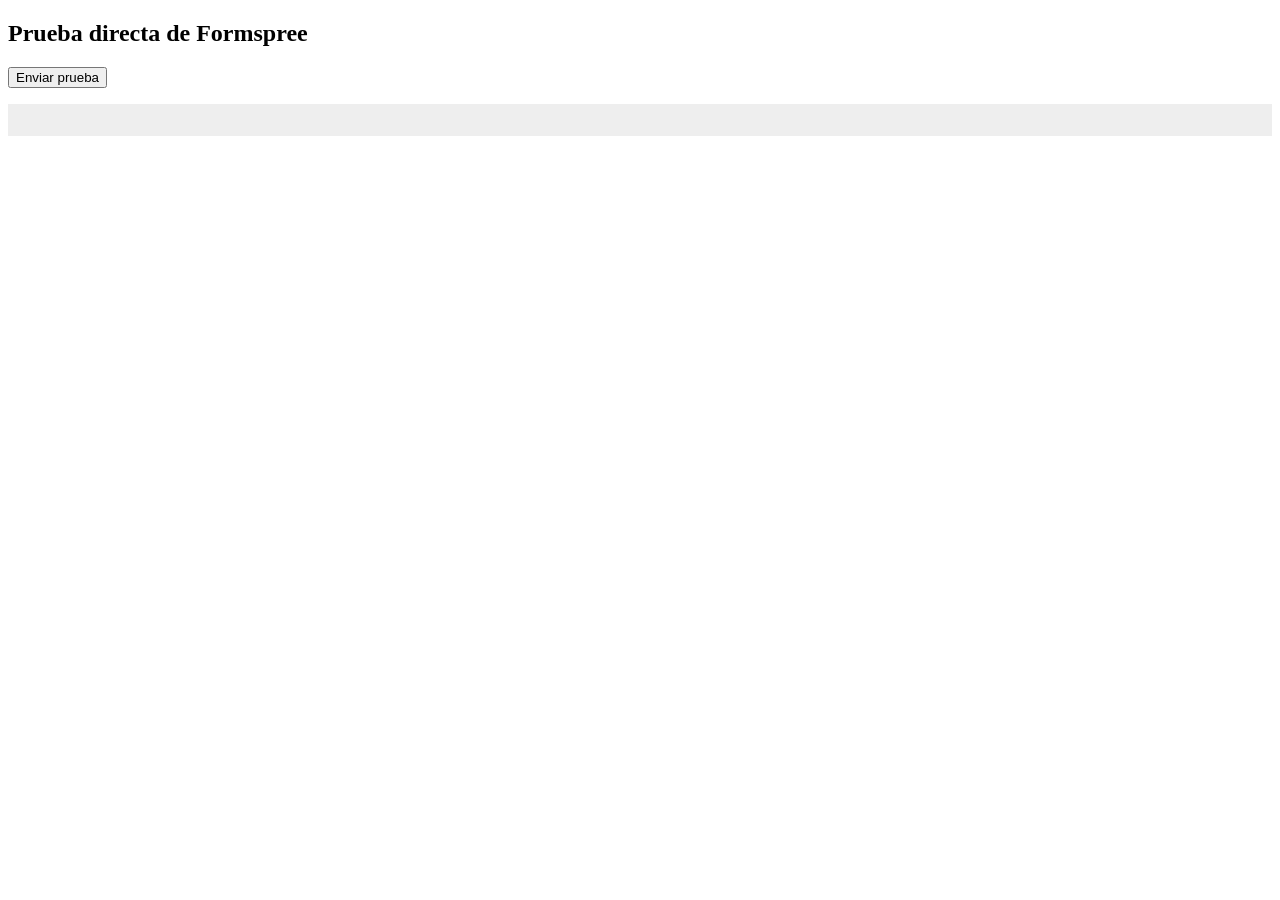
<file: test_forspree.html>
<!DOCTYPE html>
<html>
<head><meta charset="UTF-8"><title>Test Formspree</title></head>
<body>
<h2>Prueba directa de Formspree</h2>
<button id="btn">Enviar prueba</button>
<pre id="log" style="background:#eee;padding:1rem;margin-top:1rem;"></pre>

<script>
const log = document.getElementById('log');
document.getElementById('btn').addEventListener('click', async () => {
  log.textContent = 'Enviando...';
  try {
    const res = await fetch('https://formspree.io/f/mojoqovb', {
      method: 'POST',
      headers: { 'Content-Type': 'application/json', 'Accept': 'application/json' },
      body: JSON.stringify({
        nombre: 'Prueba Test',
        mensaje: 'Esto es una prueba directa',
      }),
    });
    const data = await res.json();
    log.textContent = 'STATUS: ' + res.status + '\n' + JSON.stringify(data, null, 2);
  } catch (err) {
    log.textContent = 'ERROR: ' + err.message;
  }
});
</script>
</body>
</html>
</file>
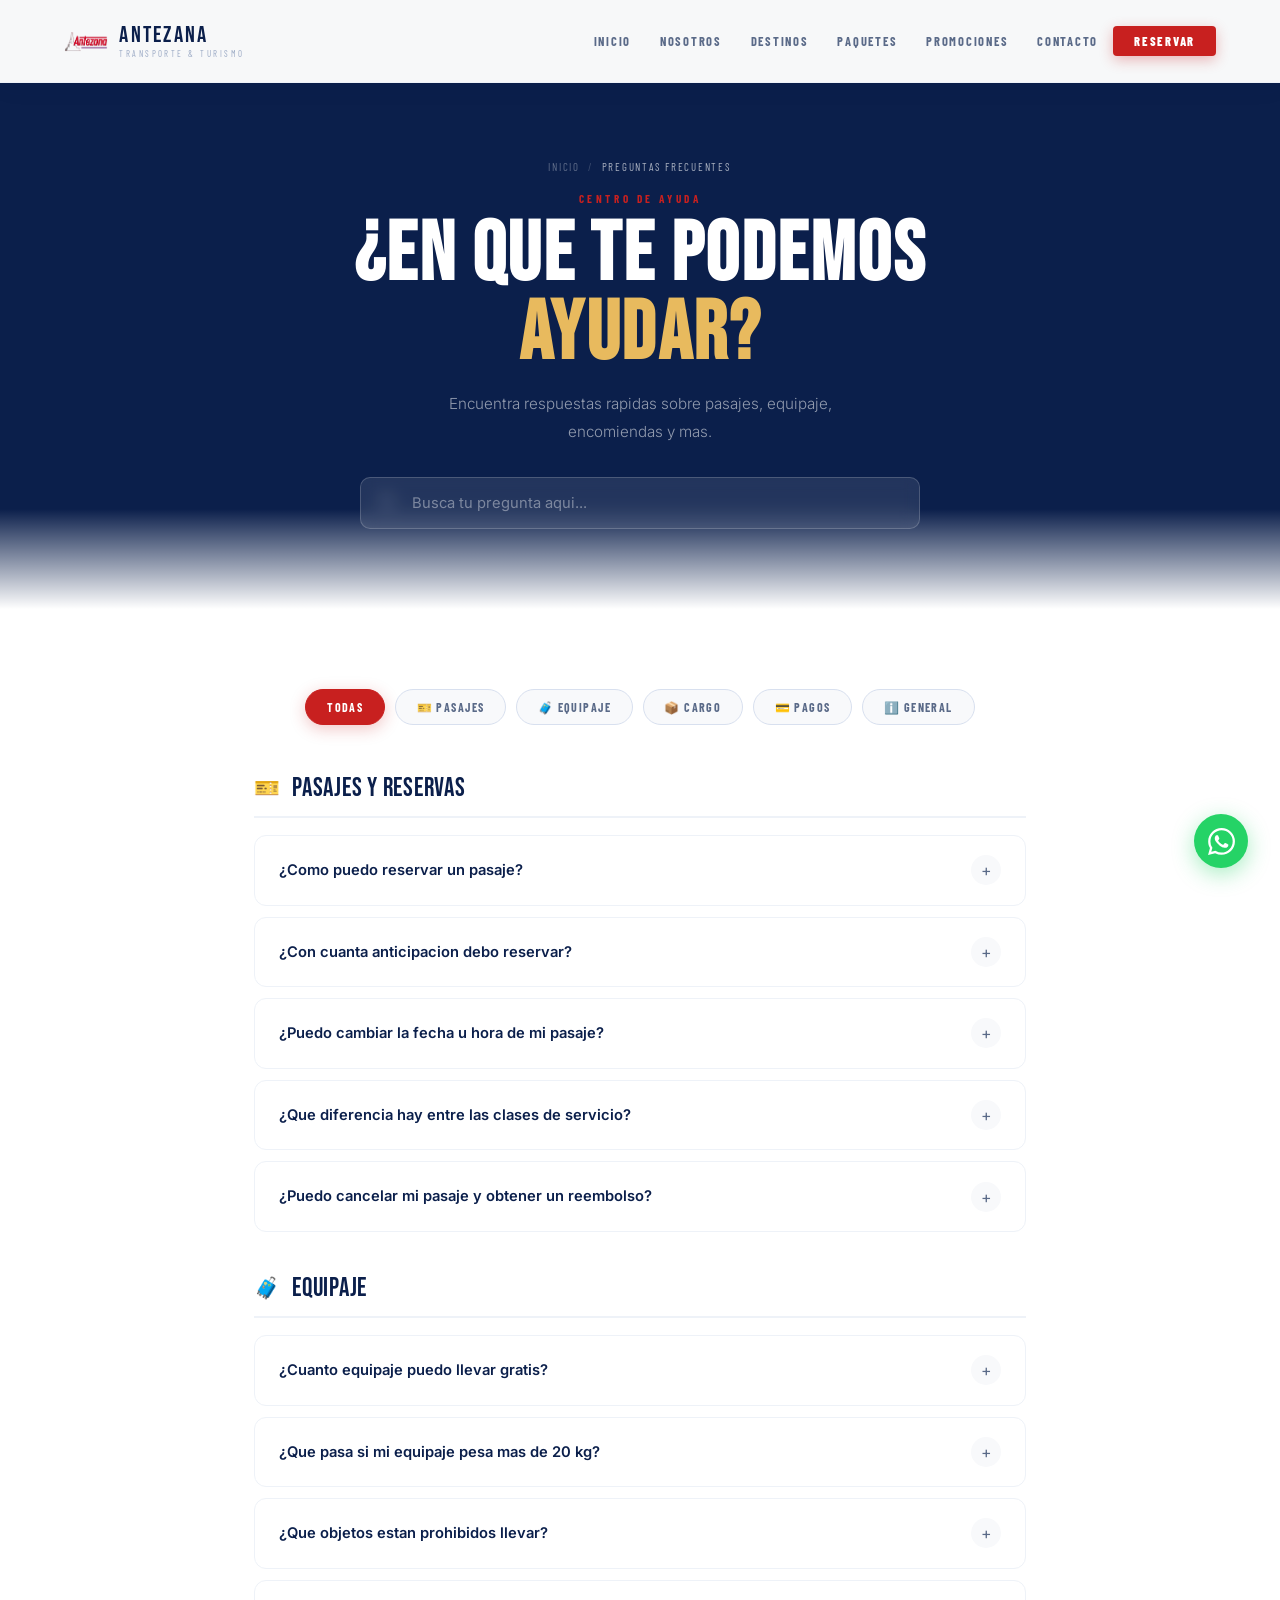
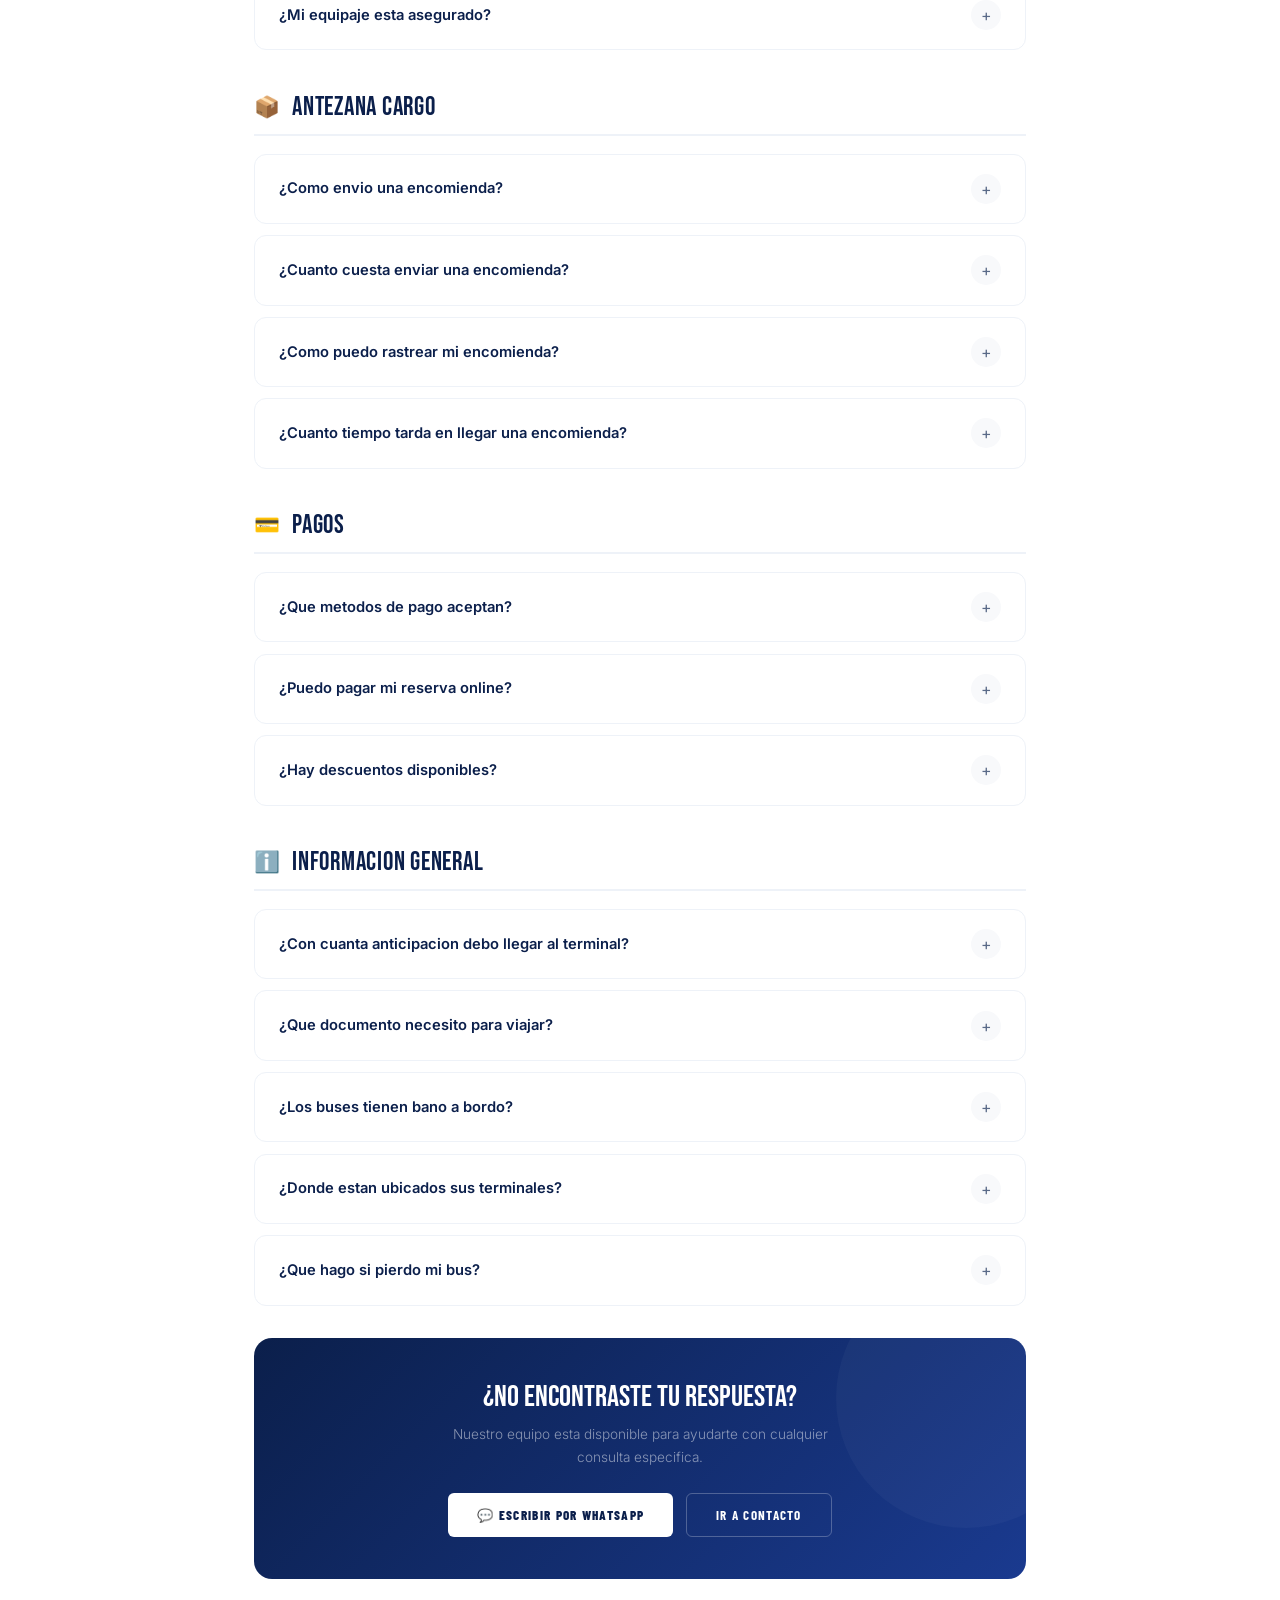
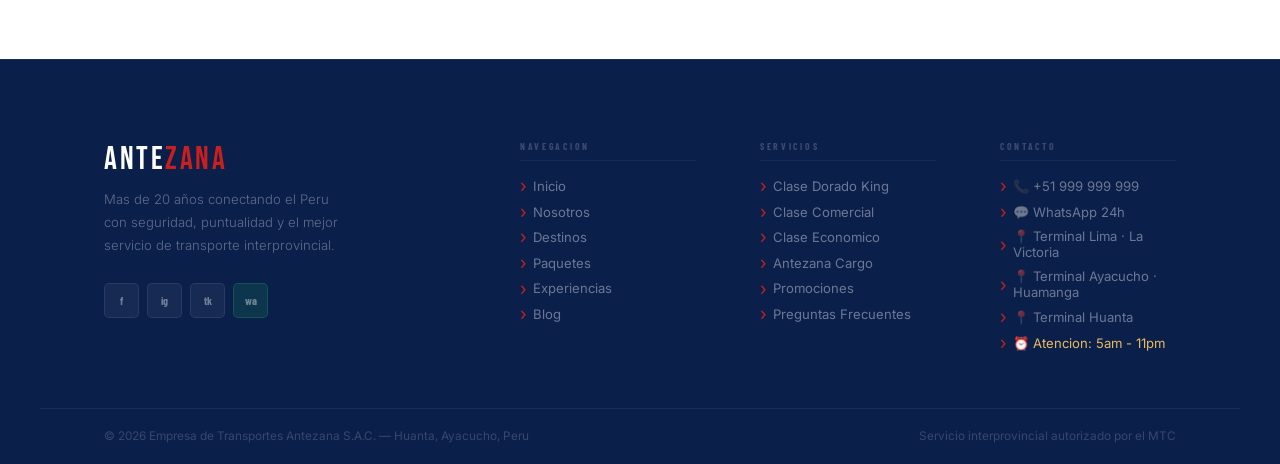
<file: views/faq.html>
<!DOCTYPE html>
<html lang="es">
<head>
<meta charset="UTF-8"/>
<meta name="viewport" content="width=device-width,initial-scale=1.0"/>
<meta name="description" content="Preguntas frecuentes Antezana - Todo lo que necesitas saber sobre pasajes, equipaje, encomiendas y mas."/>
<title>Preguntas Frecuentes - Antezana Transporte & Turismo</title>
<link rel="icon" type="image/png" href="../assets/img/logo.png"/>
<link rel="preconnect" href="https://fonts.googleapis.com"/>
<link rel="preconnect" href="https://fonts.gstatic.com" crossorigin/>
<link href="https://fonts.googleapis.com/css2?family=Bebas+Neue&family=Inter:wght@300;400;500;600;700&family=Barlow+Condensed:wght@300;400;600;700;900&display=swap" rel="stylesheet"/>
<style>
*{box-sizing:border-box;margin:0;padding:0}
:root{
  --red:#C8201F;--red2:#9A1515;
  --navy:#0B1F4B;--navy2:#1A3A8F;--navy3:#2251C5;
  --white:#FFFFFF;--gray50:#F8F9FB;--gray100:#EEF2F8;--gray200:#D8E0EF;
  --gray400:#9AAAC4;--gray600:#5A6A88;--gray800:#2C3A54;--gray900:#0D1A30;
  --gold:#C4973A;--goldl:#E8BA5E;--green:#0A6B3A;
  --f-display:'Bebas Neue',sans-serif;--f-ui:'Barlow Condensed',sans-serif;--f-body:'Inter',sans-serif;
}
html{scroll-behavior:smooth}
body{font-family:var(--f-body);background:#fff;color:var(--gray900);overflow-x:hidden;-webkit-font-smoothing:antialiased}
img{display:block;width:100%;object-fit:cover}
a{text-decoration:none;color:inherit}
ul{list-style:none}
button,input{cursor:pointer;font-family:inherit;border:none;background:none}
::-webkit-scrollbar{width:4px}
::-webkit-scrollbar-thumb{background:var(--red);border-radius:99px}
::selection{background:var(--red);color:#fff}
#sp{position:fixed;top:0;left:0;height:3px;background:linear-gradient(90deg,var(--navy2),var(--red));z-index:300;transition:width .1s linear;width:0}

#navbar{position:fixed;top:0;left:0;right:0;z-index:100;padding:1.2rem 4rem;display:flex;align-items:center;justify-content:space-between;background:rgba(255,255,255,.97);backdrop-filter:blur(20px);border-bottom:1px solid var(--gray100);box-shadow:0 2px 24px rgba(11,31,75,.07);transition:padding .3s ease}
#navbar.scrolled{padding:.8rem 4rem}
.nav-logo{display:flex;align-items:center;gap:.7rem}
.nav-logo-mark{width:44px;height:44px;border-radius:9px;display:flex;align-items:center;justify-content:center;overflow:hidden;transition:transform .2s}
.nav-logo-mark:hover{transform:scale(1.08)}
.nav-logo-mark img{width:100%;height:100%;object-fit:contain}
.nav-logo-name{font-family:var(--f-display);font-size:1.45rem;letter-spacing:.1em;color:var(--navy);line-height:1}
.nav-logo-sub{font-family:var(--f-ui);font-size:.55rem;letter-spacing:.28em;text-transform:uppercase;color:var(--gray400);display:block;margin-top:1px}
.nav-links{display:flex;align-items:center;gap:.1rem}
.nav-links a{font-family:var(--f-ui);font-weight:700;font-size:.78rem;letter-spacing:.14em;text-transform:uppercase;color:var(--gray600);padding:.5rem .85rem;border-radius:4px;transition:color .2s;position:relative}
.nav-links a::after{content:'';position:absolute;bottom:4px;left:.85rem;width:0;height:1.5px;background:var(--red);transition:width .3s cubic-bezier(.16,1,.3,1);border-radius:1px}
.nav-links a:hover{color:var(--navy)}
.nav-links a:hover::after,.nav-links a.on::after{width:calc(100% - 1.7rem)}
.nav-links a.on{color:var(--navy2)}
.nav-cta{background:var(--red)!important;color:#fff!important;padding:.5rem 1.3rem!important;border-radius:4px!important;font-weight:800!important;box-shadow:0 4px 14px rgba(200,32,31,.3)}
.nav-cta::after{display:none!important}
.nav-cta:hover{background:var(--red2)!important}
.nav-burger{display:none;flex-direction:column;gap:5px;padding:.3rem}
.nav-burger span{display:block;width:22px;height:1.5px;background:var(--navy);border-radius:2px;transition:all .3s}
#nav-mobile{display:none;position:fixed;inset:0;z-index:150;background:rgba(255,255,255,.98);backdrop-filter:blur(20px);flex-direction:column;align-items:center;justify-content:center;gap:2rem}
#nav-mobile.open{display:flex}
#nav-mobile a{font-family:var(--f-display);font-size:3rem;letter-spacing:.06em;color:var(--gray400);transition:color .2s}
#nav-mobile a:hover{color:var(--red)}
#nmc{position:absolute;top:1.5rem;right:2rem;font-size:2rem;color:var(--gray400);cursor:pointer;font-family:var(--f-display)}

.page-hero{background:var(--navy);padding:10rem 0 5rem;position:relative;overflow:hidden}
.page-hero::before{content:'';position:absolute;inset:0;background:url('https://images.unsplash.com/photo-1544620347-c4fd4a3d5957?w=1600&q=80') center/cover no-repeat;opacity:.14}
.page-hero::after{content:'';position:absolute;bottom:0;left:0;right:0;height:100px;background:linear-gradient(to top,#fff,transparent)}
.ph-inner{position:relative;z-index:1;max-width:900px;margin:0 auto;padding:0 4rem;text-align:center}
.ph-breadcrumb{display:flex;align-items:center;justify-content:center;gap:.5rem;font-family:var(--f-ui);font-size:.68rem;letter-spacing:.16em;text-transform:uppercase;color:rgba(255,255,255,.35);margin-bottom:1.2rem}
.ph-breadcrumb a{color:rgba(255,255,255,.35);transition:color .2s}
.ph-breadcrumb a:hover{color:rgba(255,255,255,.7)}
.ph-eye{font-family:var(--f-ui);font-weight:700;font-size:.7rem;letter-spacing:.32em;text-transform:uppercase;color:var(--red);margin-bottom:.7rem;display:flex;align-items:center;justify-content:center;gap:.55rem}
.ph-title{font-family:var(--f-display);font-size:clamp(2.8rem,6.5vw,5.6rem);letter-spacing:.03em;color:#fff;line-height:.95;margin-bottom:1rem}
.ph-title em{color:var(--goldl);font-style:normal}
.ph-sub{font-size:.95rem;font-weight:300;color:rgba(255,255,255,.55);max-width:480px;margin:0 auto 2rem;line-height:1.8}

/* BUSCADOR FAQ */
.faq-search{position:relative;z-index:1;max-width:560px;margin:0 auto}
.faq-search-input{width:100%;background:rgba(255,255,255,.1);border:1.5px solid rgba(255,255,255,.18);border-radius:10px;padding:1rem 1.3rem 1rem 3.2rem;font-size:.92rem;color:#fff;font-family:var(--f-body);backdrop-filter:blur(8px)}
.faq-search-input::placeholder{color:rgba(255,255,255,.4)}
.faq-search-input:focus{outline:none;border-color:var(--red)}
.faq-search-icon{position:absolute;left:1.1rem;top:50%;transform:translateY(-50%);color:rgba(255,255,255,.4)}

.w{max-width:900px;margin:0 auto;padding:0 4rem}
.sec{padding:5rem 0}

/* CATEGORIAS TABS */
.cat-tabs{display:flex;flex-wrap:wrap;gap:.6rem;justify-content:center;margin-bottom:3rem}
.cat-tab{font-family:var(--f-ui);font-weight:700;font-size:.75rem;letter-spacing:.12em;text-transform:uppercase;color:var(--gray600);background:var(--gray50);border:1.5px solid var(--gray200);padding:.6rem 1.3rem;border-radius:99px;cursor:pointer;transition:all .2s;display:flex;align-items:center;gap:.4rem}
.cat-tab:hover{border-color:var(--navy2);color:var(--navy2)}
.cat-tab.active{background:var(--red);border-color:var(--red);color:#fff;box-shadow:0 4px 16px rgba(200,32,31,.25)}

/* GRUPO FAQ */
.faq-group{margin-bottom:2.6rem}
.faq-group:last-child{margin-bottom:0}
.faq-group-title{display:flex;align-items:center;gap:.7rem;font-family:var(--f-display);font-size:1.6rem;letter-spacing:.03em;color:var(--navy);margin-bottom:1.1rem;padding-bottom:.7rem;border-bottom:2px solid var(--gray100)}
.faq-group-icon{font-size:1.3rem}

/* ACORDEON */
.faq-item{background:#fff;border:1.5px solid var(--gray100);border-radius:12px;margin-bottom:.7rem;overflow:hidden;transition:border-color .2s,box-shadow .2s}
.faq-item:hover{border-color:var(--gray200)}
.faq-item.open{border-color:var(--navy2);box-shadow:0 8px 24px rgba(26,58,143,.08)}
.faq-q{padding:1.2rem 1.5rem;display:flex;align-items:center;justify-content:space-between;gap:1rem;cursor:pointer}
.faq-q-text{font-size:.92rem;font-weight:600;color:var(--navy);line-height:1.4}
.faq-toggle{width:30px;height:30px;border-radius:50%;background:var(--gray50);display:flex;align-items:center;justify-content:center;flex-shrink:0;transition:background .25s,transform .25s;color:var(--gray600)}
.faq-item.open .faq-toggle{background:var(--red);color:#fff;transform:rotate(45deg)}
.faq-a{max-height:0;overflow:hidden;transition:max-height .35s ease}
.faq-a-inner{padding:0 1.5rem 1.4rem;font-size:.86rem;color:var(--gray600);line-height:1.8}
.faq-item.no-match{display:none}

/* NO RESULTS */
.no-faq-results{display:none;text-align:center;padding:3rem 1rem}
.no-faq-results.show{display:block}
.no-faq-icon{font-size:2.6rem;margin-bottom:.8rem}
.no-faq-results h3{font-family:var(--f-display);font-size:1.6rem;color:var(--navy);margin-bottom:.4rem}
.no-faq-results p{font-size:.85rem;color:var(--gray600)}

/* CONTACTO DIRECTO */
.help-card{background:linear-gradient(135deg,var(--navy) 0%,var(--navy2) 100%);border-radius:18px;padding:2.6rem;text-align:center;position:relative;overflow:hidden;margin-top:2rem}
.help-card::before{content:'';position:absolute;right:-70px;top:-70px;width:260px;height:260px;background:rgba(255,255,255,.03);border-radius:50%}
.help-title{font-family:var(--f-display);font-size:1.9rem;color:#fff;margin-bottom:.5rem;position:relative;z-index:1}
.help-sub{font-size:.85rem;font-weight:300;color:rgba(255,255,255,.5);max-width:400px;margin:0 auto 1.5rem;line-height:1.7;position:relative;z-index:1}
.help-btns{display:flex;gap:.8rem;justify-content:center;flex-wrap:wrap;position:relative;z-index:1}
.btn-white{display:inline-flex;align-items:center;gap:.45rem;background:#fff;color:var(--navy);padding:.8rem 1.8rem;font-family:var(--f-ui);font-weight:800;font-size:.82rem;letter-spacing:.1em;text-transform:uppercase;border-radius:6px;cursor:pointer;transition:filter .2s,transform .2s}
.btn-white:hover{filter:brightness(.96);transform:translateY(-2px)}
.btn-white-o{display:inline-flex;align-items:center;gap:.45rem;background:transparent;color:#fff;padding:.8rem 1.8rem;font-family:var(--f-ui);font-weight:700;font-size:.82rem;letter-spacing:.1em;text-transform:uppercase;border-radius:6px;border:1.5px solid rgba(255,255,255,.25);cursor:pointer;transition:border-color .2s,transform .2s}
.btn-white-o:hover{border-color:rgba(255,255,255,.7);transform:translateY(-2px)}

footer{background:var(--navy);padding:5rem 0 0;border-top:1px solid rgba(255,255,255,.07)}
.ft-grid{display:grid;grid-template-columns:2fr 1fr 1fr 1fr;gap:4rem;padding-bottom:3.5rem;border-bottom:1px solid rgba(255,255,255,.07);max-width:1200px;margin:0 auto;padding-left:4rem;padding-right:4rem}
.ft-brand{font-family:var(--f-display);font-size:2rem;letter-spacing:.08em;color:#fff;margin-bottom:.6rem}
.ft-brand em{color:var(--red);font-style:normal}
.ft-desc{font-size:.82rem;font-weight:300;color:rgba(255,255,255,.35);line-height:1.75;max-width:250px;margin-bottom:1.6rem}
.ft-socs{display:flex;gap:.5rem}
.ft-soc{width:35px;height:35px;border-radius:5px;background:rgba(255,255,255,.05);border:1px solid rgba(255,255,255,.08);color:rgba(255,255,255,.4);font-family:var(--f-ui);font-weight:700;font-size:.7rem;display:flex;align-items:center;justify-content:center;cursor:pointer;transition:all .2s;text-decoration:none}
.ft-soc:hover{background:var(--red);border-color:var(--red);color:#fff}
.ft-col-head{font-family:var(--f-ui);font-weight:700;font-size:.6rem;letter-spacing:.28em;text-transform:uppercase;color:rgba(255,255,255,.2);margin-bottom:1rem;padding-bottom:.55rem;border-bottom:1px solid rgba(255,255,255,.05)}
.ft-links{display:flex;flex-direction:column;gap:.5rem}
.ft-links a{font-size:.82rem;color:rgba(255,255,255,.4);text-decoration:none;display:flex;align-items:center;gap:.4rem;transition:color .2s,gap .2s}
.ft-links a:hover{color:rgba(255,255,255,.85);gap:.7rem}
.ft-links a::before{content:'›';color:var(--red);font-size:1.1rem;line-height:1;flex-shrink:0}
.ft-bottom{display:flex;justify-content:space-between;align-items:center;padding:1.3rem 4rem;font-size:.74rem;color:rgba(255,255,255,.18);flex-wrap:wrap;gap:.5rem;max-width:1200px;margin:0 auto}

#waf{position:fixed;bottom:2rem;right:2rem;z-index:90;width:54px;height:54px;background:#25D366;border-radius:50%;display:flex;align-items:center;justify-content:center;text-decoration:none;box-shadow:0 6px 22px rgba(37,211,102,.4);transition:transform .2s}
#waf:hover{transform:scale(1.1) translateY(-3px)}
#waf svg{width:27px;height:27px;fill:#fff}

.rv{opacity:0;transform:translateY(28px);transition:opacity .7s cubic-bezier(.16,1,.3,1),transform .7s cubic-bezier(.16,1,.3,1)}
.rv.on{opacity:1;transform:none}

@media(max-width:1024px){
  #navbar{padding:1rem 2rem}
  .nav-links{display:none}
  .nav-burger{display:flex}
  .w{padding:0 2rem}
  .ph-inner{padding:0 2rem}
  .ft-grid,.ft-bottom{padding-left:2rem;padding-right:2rem}
  .ft-grid{grid-template-columns:1fr 1fr;gap:2.5rem}
}
@media(max-width:640px){
  .w{padding:0 1.2rem}
  .ph-inner{padding:0 1.2rem}
  .sec{padding:3.5rem 0}
  .page-hero{padding:8rem 0 4rem}
  .ft-grid{grid-template-columns:1fr;padding-left:1.2rem;padding-right:1.2rem}
  .ft-bottom{padding-left:1.2rem;padding-right:1.2rem}
  .help-card{padding:1.8rem}
  .cat-tab{font-size:.68rem;padding:.5rem 1rem}
}
</style>
</head>
<body>

<div id="sp"></div>

<nav id="navbar">
  <a href="../index.html" class="nav-logo">
    <div class="nav-logo-mark"><img src="../assets/img/logo.png" alt="Logo Antezana"/></div>
    <div><span class="nav-logo-name">ANTEZANA</span><span class="nav-logo-sub">Transporte &amp; Turismo</span></div>
  </a>
  <div class="nav-links">
    <a href="../index.html">Inicio</a>
    <a href="nosotros.html">Nosotros</a>
    <a href="destinos.html">Destinos</a>
    <a href="paquetes.html">Paquetes</a>
    <a href="promociones.html">Promociones</a>
    <a href="contacto.html">Contacto</a>
    <a href="reservas.html" class="nav-cta">Reservar</a>
  </div>
  <button class="nav-burger" id="nav-burger" aria-label="Menu"><span></span><span></span><span></span></button>
</nav>

<div id="nav-mobile">
  <button id="nmc" aria-label="Cerrar">✕</button>
  <a href="../index.html">Inicio</a>
  <a href="nosotros.html">Nosotros</a>
  <a href="destinos.html">Destinos</a>
  <a href="paquetes.html">Paquetes</a>
  <a href="experiencias.html">Experiencias</a>
  <a href="promociones.html">Promociones</a>
  <a href="reservas.html">Reservas</a>
  <a href="contacto.html">Contacto</a>
</div>

<div class="page-hero">
  <div class="ph-inner">
    <div class="ph-breadcrumb">
      <a href="../index.html">Inicio</a><span style="color:rgba(255,255,255,.2)">/</span>
      <span style="color:rgba(255,255,255,.65)">Preguntas Frecuentes</span>
    </div>
    <div class="ph-eye">Centro de ayuda</div>
    <h1 class="ph-title">¿En que te podemos<br><em>ayudar?</em></h1>
    <p class="ph-sub">Encuentra respuestas rapidas sobre pasajes, equipaje, encomiendas y mas.</p>
    <div class="faq-search">
      <span class="faq-search-icon"><svg width="18" height="18" viewBox="0 0 24 24" fill="none" stroke="currentColor" stroke-width="2"><circle cx="11" cy="11" r="8"/><path d="m21 21-4.35-4.35"/></svg></span>
      <input type="text" class="faq-search-input" id="faq-search" placeholder="Busca tu pregunta aqui..."/>
    </div>
  </div>
</div>

<section class="sec">
  <div class="w">

    <div class="cat-tabs" id="cat-tabs">
      <button class="cat-tab active" data-c="all">Todas</button>
      <button class="cat-tab" data-c="pasajes">🎫 Pasajes</button>
      <button class="cat-tab" data-c="equipaje">🧳 Equipaje</button>
      <button class="cat-tab" data-c="cargo">📦 Cargo</button>
      <button class="cat-tab" data-c="pagos">💳 Pagos</button>
      <button class="cat-tab" data-c="general">ℹ️ General</button>
    </div>

    <div id="faq-container">

      <!-- PASAJES -->
      <div class="faq-group" data-group="pasajes">
        <div class="faq-group-title"><span class="faq-group-icon">🎫</span> Pasajes y Reservas</div>

        <div class="faq-item">
          <div class="faq-q"><span class="faq-q-text">¿Como puedo reservar un pasaje?</span><span class="faq-toggle">+</span></div>
          <div class="faq-a"><div class="faq-a-inner">Puedes reservar directamente en nuestra pagina web en la seccion "Reservas", por WhatsApp, por telefono, o acercandote a cualquiera de nuestros terminales.</div></div>
        </div>
        <div class="faq-item">
          <div class="faq-q"><span class="faq-q-text">¿Con cuanta anticipacion debo reservar?</span><span class="faq-toggle">+</span></div>
          <div class="faq-a"><div class="faq-a-inner">Recomendamos reservar con al menos 1 dia de anticipacion. En fechas festivas como Semana Santa o fiestas patrias, te sugerimos reservar con una semana de anticipacion debido a la alta demanda.</div></div>
        </div>
        <div class="faq-item">
          <div class="faq-q"><span class="faq-q-text">¿Puedo cambiar la fecha u hora de mi pasaje?</span><span class="faq-toggle">+</span></div>
          <div class="faq-a"><div class="faq-a-inner">Si, puedes reprogramar tu viaje hasta 2 horas antes de la salida sin costo adicional, sujeto a disponibilidad de asientos en el nuevo horario.</div></div>
        </div>
        <div class="faq-item">
          <div class="faq-q"><span class="faq-q-text">¿Que diferencia hay entre las clases de servicio?</span><span class="faq-toggle">+</span></div>
          <div class="faq-a"><div class="faq-a-inner">Dorado King ofrece asientos 180° reclinables, Wi-Fi y snack incluido. Comercial tiene asientos comodos con aire acondicionado. Economico es la opcion mas accesible, manteniendo siempre la seguridad y puntualidad.</div></div>
        </div>
        <div class="faq-item">
          <div class="faq-q"><span class="faq-q-text">¿Puedo cancelar mi pasaje y obtener un reembolso?</span><span class="faq-toggle">+</span></div>
          <div class="faq-a"><div class="faq-a-inner">Las cancelaciones con mas de 24 horas de anticipacion tienen reembolso del 80%. Con menos de 24 horas, se ofrece reprogramacion sin reembolso en efectivo.</div></div>
        </div>
      </div>

      <!-- EQUIPAJE -->
      <div class="faq-group" data-group="equipaje">
        <div class="faq-group-title"><span class="faq-group-icon">🧳</span> Equipaje</div>

        <div class="faq-item">
          <div class="faq-q"><span class="faq-q-text">¿Cuanto equipaje puedo llevar gratis?</span><span class="faq-toggle">+</span></div>
          <div class="faq-a"><div class="faq-a-inner">Cada pasajero tiene derecho a 20 kg de equipaje en bodega y 10 kg de equipaje de mano, sin costo adicional.</div></div>
        </div>
        <div class="faq-item">
          <div class="faq-q"><span class="faq-q-text">¿Que pasa si mi equipaje pesa mas de 20 kg?</span><span class="faq-toggle">+</span></div>
          <div class="faq-a"><div class="faq-a-inner">El exceso de equipaje tiene un costo adicional de S/ 5 por cada kilo extra. Puedes pagarlo directamente en el terminal antes de abordar.</div></div>
        </div>
        <div class="faq-item">
          <div class="faq-q"><span class="faq-q-text">¿Que objetos estan prohibidos llevar?</span><span class="faq-toggle">+</span></div>
          <div class="faq-a"><div class="faq-a-inner">No se permite el transporte de armas, sustancias inflamables o toxicas, explosivos, ni objetos ilegales. Cualquier objeto de este tipo sera retenido por seguridad.</div></div>
        </div>
        <div class="faq-item">
          <div class="faq-q"><span class="faq-q-text">¿Mi equipaje esta asegurado?</span><span class="faq-toggle">+</span></div>
          <div class="faq-a"><div class="faq-a-inner">Si, el equipaje registrado en bodega cuenta con seguro basico. Recomendamos no llevar objetos de alto valor en el equipaje de bodega.</div></div>
        </div>
      </div>

      <!-- CARGO -->
      <div class="faq-group" data-group="cargo">
        <div class="faq-group-title"><span class="faq-group-icon">📦</span> Antezana Cargo</div>

        <div class="faq-item">
          <div class="faq-q"><span class="faq-q-text">¿Como envio una encomienda?</span><span class="faq-toggle">+</span></div>
          <div class="faq-a"><div class="faq-a-inner">Acercate a cualquiera de nuestros terminales con tu paquete bien embalado. Registraremos tus datos y los del destinatario, y te entregaremos un codigo de seguimiento.</div></div>
        </div>
        <div class="faq-item">
          <div class="faq-q"><span class="faq-q-text">¿Cuanto cuesta enviar una encomienda?</span><span class="faq-toggle">+</span></div>
          <div class="faq-a"><div class="faq-a-inner">El costo varia segun el peso, tamaño y destino. Para envios de mas de 20 kg ofrecemos tarifas especiales por volumen. Consulta en terminal o por WhatsApp para una cotizacion exacta.</div></div>
        </div>
        <div class="faq-item">
          <div class="faq-q"><span class="faq-q-text">¿Como puedo rastrear mi encomienda?</span><span class="faq-toggle">+</span></div>
          <div class="faq-a"><div class="faq-a-inner">Con el codigo de seguimiento que te entregamos al momento del envio, puedes consultar el estado de tu paquete llamando a nuestro terminal de destino.</div></div>
        </div>
        <div class="faq-item">
          <div class="faq-q"><span class="faq-q-text">¿Cuanto tiempo tarda en llegar una encomienda?</span><span class="faq-toggle">+</span></div>
          <div class="faq-a"><div class="faq-a-inner">El tiempo de entrega depende de la ruta, pero generalmente llega en el mismo tiempo que tarda el viaje en bus de esa ruta especifica, mas el tiempo de retiro en terminal.</div></div>
        </div>
      </div>

      <!-- PAGOS -->
      <div class="faq-group" data-group="pagos">
        <div class="faq-group-title"><span class="faq-group-icon">💳</span> Pagos</div>

        <div class="faq-item">
          <div class="faq-q"><span class="faq-q-text">¿Que metodos de pago aceptan?</span><span class="faq-toggle">+</span></div>
          <div class="faq-a"><div class="faq-a-inner">Aceptamos efectivo, tarjetas de debito y credito, y transferencias bancarias en todos nuestros terminales. El pago en linea se realiza al momento de confirmar tu reserva en terminal.</div></div>
        </div>
        <div class="faq-item">
          <div class="faq-q"><span class="faq-q-text">¿Puedo pagar mi reserva online?</span><span class="faq-toggle">+</span></div>
          <div class="faq-a"><div class="faq-a-inner">Por el momento, las reservas se confirman en linea y el pago se realiza directamente en el terminal antes de abordar tu bus.</div></div>
        </div>
        <div class="faq-item">
          <div class="faq-q"><span class="faq-q-text">¿Hay descuentos disponibles?</span><span class="faq-toggle">+</span></div>
          <div class="faq-a"><div class="faq-a-inner">Si, contamos con descuentos para estudiantes (10%), grupos de 6+ personas (25%) y promociones por ida y vuelta (20%). Revisa nuestra seccion de Promociones para mas detalles.</div></div>
        </div>
      </div>

      <!-- GENERAL -->
      <div class="faq-group" data-group="general">
        <div class="faq-group-title"><span class="faq-group-icon">ℹ️</span> Informacion General</div>

        <div class="faq-item">
          <div class="faq-q"><span class="faq-q-text">¿Con cuanta anticipacion debo llegar al terminal?</span><span class="faq-toggle">+</span></div>
          <div class="faq-a"><div class="faq-a-inner">Te recomendamos llegar al menos 30 minutos antes de la hora de salida programada para completar el registro y abordar sin contratiempos.</div></div>
        </div>
        <div class="faq-item">
          <div class="faq-q"><span class="faq-q-text">¿Que documento necesito para viajar?</span><span class="faq-toggle">+</span></div>
          <div class="faq-a"><div class="faq-a-inner">Necesitas presentar tu DNI o documento de identidad vigente. Para menores de edad viajando solos, se requiere autorizacion notarial.</div></div>
        </div>
        <div class="faq-item">
          <div class="faq-q"><span class="faq-q-text">¿Los buses tienen bano a bordo?</span><span class="faq-toggle">+</span></div>
          <div class="faq-a"><div class="faq-a-inner">Nuestros buses de clase Dorado King y Comercial en rutas largas cuentan con bano a bordo. Las rutas cortas como Ayacucho-Huanta no lo requieren por la corta duracion del viaje.</div></div>
        </div>
        <div class="faq-item">
          <div class="faq-q"><span class="faq-q-text">¿Donde estan ubicados sus terminales?</span><span class="faq-toggle">+</span></div>
          <div class="faq-a"><div class="faq-a-inner">Contamos con terminales en Lima (La Victoria), Ayacucho (Huamanga) y Huanta. Puedes ver las direcciones exactas en nuestra seccion de Contacto.</div></div>
        </div>
        <div class="faq-item">
          <div class="faq-q"><span class="faq-q-text">¿Que hago si pierdo mi bus?</span><span class="faq-toggle">+</span></div>
          <div class="faq-a"><div class="faq-a-inner">Si pierdes tu horario, acercate a la ventanilla del terminal lo antes posible. Dependiendo de disponibilidad, podemos reubicarte en el siguiente horario disponible con una tarifa de reprogramacion.</div></div>
        </div>
      </div>

    </div>

    <div class="no-faq-results" id="no-results">
      <div class="no-faq-icon">🔍</div>
      <h3>No encontramos resultados</h3>
      <p>Intenta con otras palabras o contactanos directamente.</p>
    </div>

    <div class="help-card rv">
      <div class="help-title">¿No encontraste tu respuesta?</div>
      <p class="help-sub">Nuestro equipo esta disponible para ayudarte con cualquier consulta especifica.</p>
      <div class="help-btns">
        <a href="https://wa.me/51999999999" target="_blank" class="btn-white">💬 Escribir por WhatsApp</a>
        <a href="contacto.html" class="btn-white-o">Ir a Contacto</a>
      </div>
    </div>

  </div>
</section>

<footer>
  <div class="ft-grid">
    <div>
      <div class="ft-brand">ANTE<em>ZANA</em></div>
      <p class="ft-desc">Mas de 20 años conectando el Peru con seguridad, puntualidad y el mejor servicio de transporte interprovincial.</p>
      <div class="ft-socs">
        <a href="#" class="ft-soc">f</a><a href="#" class="ft-soc">ig</a><a href="#" class="ft-soc">tk</a>
        <a href="https://wa.me/51999999999" target="_blank" rel="noopener" class="ft-soc" style="background:rgba(37,211,102,.12);border-color:rgba(37,211,102,.2)">wa</a>
      </div>
    </div>
    <div>
      <div class="ft-col-head">Navegacion</div>
      <div class="ft-links">
        <a href="../index.html">Inicio</a><a href="nosotros.html">Nosotros</a>
        <a href="destinos.html">Destinos</a><a href="paquetes.html">Paquetes</a>
        <a href="experiencias.html">Experiencias</a><a href="blog.html">Blog</a>
      </div>
    </div>
    <div>
      <div class="ft-col-head">Servicios</div>
      <div class="ft-links">
        <a href="reservas.html?clase=dorado">Clase Dorado King</a><a href="reservas.html?clase=comercial">Clase Comercial</a>
        <a href="reservas.html?clase=economico">Clase Economico</a><a href="reservas.html?clase=cargo">Antezana Cargo</a>
        <a href="promociones.html">Promociones</a><a href="faq.html">Preguntas Frecuentes</a>
      </div>
    </div>
    <div>
      <div class="ft-col-head">Contacto</div>
      <div class="ft-links">
        <a href="tel:+51999999999">📞 +51 999 999 999</a>
        <a href="https://wa.me/51999999999" target="_blank">💬 WhatsApp 24h</a>
        <a href="#">📍 Terminal Lima · La Victoria</a>
        <a href="#">📍 Terminal Ayacucho · Huamanga</a>
        <a href="#">📍 Terminal Huanta</a>
        <a href="contacto.html" style="color:var(--goldl)">⏰ Atencion: 5am - 11pm</a>
      </div>
    </div>
  </div>
  <div class="ft-bottom">
    <span>© <span id="fty"></span> Empresa de Transportes Antezana S.A.C. — Huanta, Ayacucho, Peru</span>
    <span>Servicio interprovincial autorizado por el MTC</span>
  </div>
</footer>

<a id="waf" href="https://wa.me/51999999999?text=Hola%2C%20tengo%20una%20consulta." target="_blank" rel="noopener" aria-label="WhatsApp">
  <svg viewBox="0 0 24 24"><path d="M17.472 14.382c-.297-.149-1.758-.867-2.03-.967-.273-.099-.471-.148-.67.15-.197.297-.767.966-.94 1.164-.173.199-.347.223-.644.075-.297-.15-1.255-.463-2.39-1.475-.883-.788-1.48-1.761-1.653-2.059-.173-.297-.018-.458.13-.606.134-.133.298-.347.446-.52.149-.174.198-.298.298-.497.099-.198.05-.371-.025-.52-.075-.149-.669-1.612-.916-2.207-.242-.579-.487-.5-.669-.51-.173-.008-.371-.01-.57-.01-.198 0-.52.074-.792.372-.272.297-1.04 1.016-1.04 2.479 0 1.462 1.065 2.875 1.213 3.074.149.198 2.096 3.2 5.077 4.487.709.306 1.262.489 1.694.625.712.227 1.36.195 1.871.118.571-.085 1.758-.719 2.006-1.413.248-.694.248-1.289.173-1.413-.074-.124-.272-.198-.57-.347m-5.421 7.403h-.004a9.87 9.87 0 01-5.031-1.378l-.361-.214-3.741.982.998-3.648-.235-.374a9.86 9.86 0 01-1.51-5.26c.001-5.45 4.436-9.884 9.888-9.884 2.64 0 5.122 1.03 6.988 2.898a9.825 9.825 0 012.893 6.994c-.003 5.45-4.437 9.884-9.885 9.884m8.413-18.297A11.815 11.815 0 0012.05 0C5.495 0 .16 5.335.157 11.892c0 2.096.547 4.142 1.588 5.945L.057 24l6.305-1.654a11.882 11.882 0 005.683 1.448h.005c6.554 0 11.89-5.335 11.893-11.893a11.821 11.821 0 00-3.48-8.413Z"/></svg>
</a>

<script>
'use strict';
document.getElementById('fty').textContent = new Date().getFullYear();

const sp = document.getElementById('sp');
window.addEventListener('scroll', () => {
  sp.style.width = (window.scrollY / (document.documentElement.scrollHeight - window.innerHeight) * 100) + '%';
}, { passive: true });

const nav = document.getElementById('navbar');
window.addEventListener('scroll', () => nav.classList.toggle('scrolled', window.scrollY > 40), { passive: true });

const burger = document.getElementById('nav-burger');
const mob = document.getElementById('nav-mobile');
const nmc = document.getElementById('nmc');
const openM = () => { mob.classList.add('open'); document.body.style.overflow = 'hidden'; };
const closeM = () => { mob.classList.remove('open'); document.body.style.overflow = ''; };
if (burger) burger.addEventListener('click', () => mob.classList.contains('open') ? closeM() : openM());
if (nmc) nmc.addEventListener('click', closeM);
mob.querySelectorAll('a').forEach(a => a.addEventListener('click', closeM));
document.addEventListener('keydown', e => { if (e.key === 'Escape') closeM(); });

const obs = new IntersectionObserver(entries => {
  entries.forEach(e => { if (e.isIntersecting) { e.target.classList.add('on'); obs.unobserve(e.target); } });
}, { threshold: .1, rootMargin: '0px 0px -40px 0px' });
document.querySelectorAll('.rv').forEach(el => obs.observe(el));

// ACORDEON FAQ
document.querySelectorAll('.faq-item').forEach(item => {
  const q = item.querySelector('.faq-q');
  const a = item.querySelector('.faq-a');
  q.addEventListener('click', () => {
    const isOpen = item.classList.contains('open');
    if (isOpen) {
      item.classList.remove('open');
      a.style.maxHeight = '0';
    } else {
      item.classList.add('open');
      a.style.maxHeight = a.scrollHeight + 'px';
    }
  });
});

// FILTRO POR CATEGORIA
const tabs = document.querySelectorAll('.cat-tab');
const groups = document.querySelectorAll('.faq-group');
tabs.forEach(btn => {
  btn.addEventListener('click', () => {
    tabs.forEach(b => b.classList.remove('active'));
    btn.classList.add('active');
    const c = btn.dataset.c;
    groups.forEach(g => {
      g.style.display = (c === 'all' || g.dataset.group === c) ? '' : 'none';
    });
    document.getElementById('faq-search').value = '';
    document.querySelectorAll('.faq-item').forEach(i => i.classList.remove('no-match'));
    document.getElementById('no-results').classList.remove('show');
  });
});

// BUSCADOR FAQ
const searchInput = document.getElementById('faq-search');
searchInput.addEventListener('input', () => {
  const term = searchInput.value.toLowerCase().trim();
  let anyVisible = false;

  // Reset categoria a "todas" al buscar
  if (term) {
    tabs.forEach(b => b.classList.remove('active'));
    document.querySelector('.cat-tab[data-c="all"]').classList.add('active');
    groups.forEach(g => g.style.display = '');
  }

  document.querySelectorAll('.faq-item').forEach(item => {
    const text = item.querySelector('.faq-q-text').textContent.toLowerCase();
    const answer = item.querySelector('.faq-a-inner').textContent.toLowerCase();
    const matches = !term || text.includes(term) || answer.includes(term);
    item.classList.toggle('no-match', !matches);
    if (matches) anyVisible = true;
  });

  // Ocultar grupos vacios
  groups.forEach(g => {
    const visibleItems = g.querySelectorAll('.faq-item:not(.no-match)');
    g.style.display = (term && visibleItems.length === 0) ? 'none' : '';
  });

  document.getElementById('no-results').classList.toggle('show', term.length > 0 && !anyVisible);
});
</script>
</body>
</html>
</file>
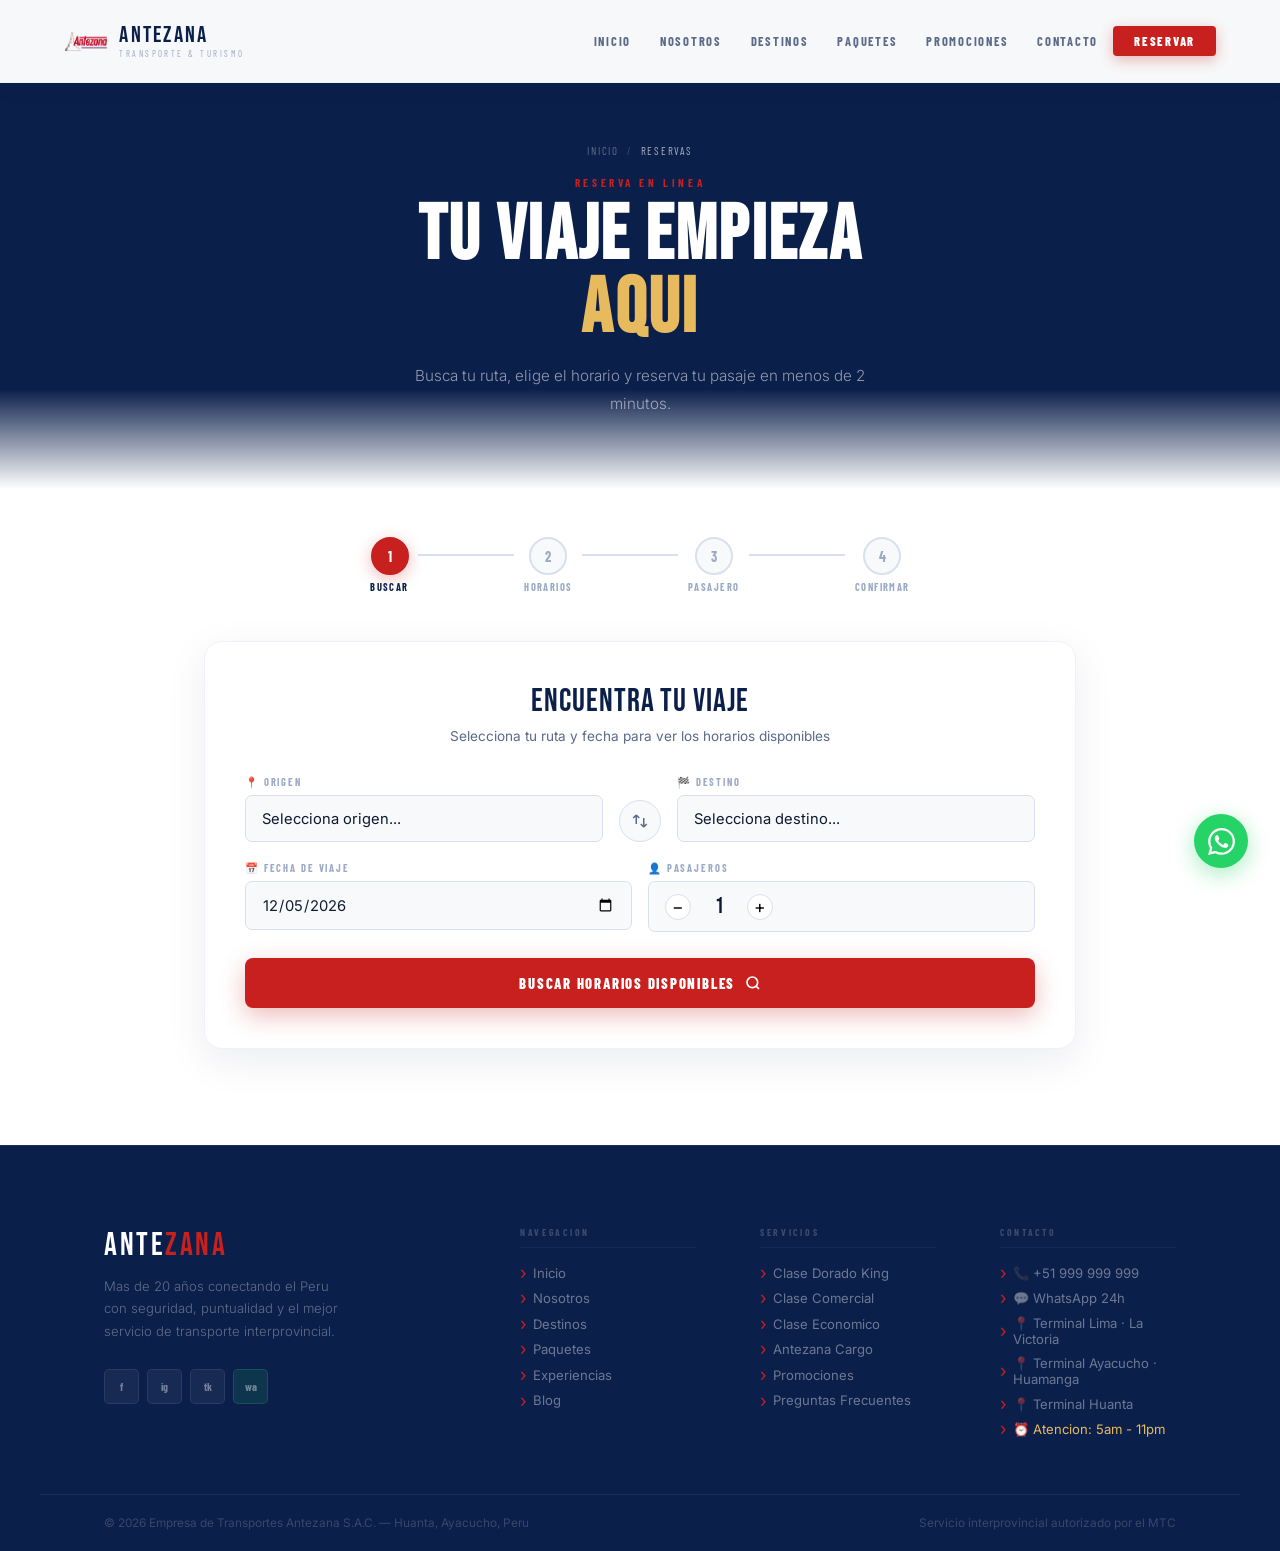
<file: views/reservas.html>
<!DOCTYPE html>
<html lang="es">
<head>
<meta charset="UTF-8"/>
<meta name="viewport" content="width=device-width,initial-scale=1.0"/>
<meta name="description" content="Reserva tu pasaje Antezana - Busca rutas, horarios y reserva en linea de forma rapida y segura."/>
<title>Reservas - Antezana Transporte & Turismo</title>
<link rel="icon" type="image/png" href="../assets/img/logo.png"/>
<link rel="preconnect" href="https://fonts.googleapis.com"/>
<link rel="preconnect" href="https://fonts.gstatic.com" crossorigin/>
<link href="https://fonts.googleapis.com/css2?family=Bebas+Neue&family=Inter:wght@300;400;500;600;700&family=Barlow+Condensed:wght@300;400;600;700;900&display=swap" rel="stylesheet"/>
<style>
*{box-sizing:border-box;margin:0;padding:0}
:root{
  --red:#C8201F;--red2:#9A1515;--red-glow:rgba(200,32,31,.28);
  --navy:#0B1F4B;--navy2:#1A3A8F;--navy3:#2251C5;
  --white:#FFFFFF;--gray50:#F8F9FB;--gray100:#EEF2F8;--gray200:#D8E0EF;
  --gray400:#9AAAC4;--gray600:#5A6A88;--gray800:#2C3A54;--gray900:#0D1A30;
  --gold:#C4973A;--goldl:#E8BA5E;--green:#0A6B3A;--greenl:#4eda9b;
  --f-display:'Bebas Neue',sans-serif;--f-ui:'Barlow Condensed',sans-serif;--f-body:'Inter',sans-serif;
}
html{scroll-behavior:smooth}
body{font-family:var(--f-body);background:#fff;color:var(--gray900);overflow-x:hidden;-webkit-font-smoothing:antialiased}
img{display:block;width:100%;object-fit:cover}
a{text-decoration:none;color:inherit}
ul{list-style:none}
button,input,select,textarea{cursor:pointer;font-family:inherit;border:none;background:none}
::-webkit-scrollbar{width:4px}
::-webkit-scrollbar-thumb{background:var(--red);border-radius:99px}
::selection{background:var(--red);color:#fff}
#sp{position:fixed;top:0;left:0;height:3px;background:linear-gradient(90deg,var(--navy2),var(--red));z-index:300;transition:width .1s linear;width:0}

#navbar{position:fixed;top:0;left:0;right:0;z-index:100;padding:1.2rem 4rem;display:flex;align-items:center;justify-content:space-between;background:rgba(255,255,255,.97);backdrop-filter:blur(20px);border-bottom:1px solid var(--gray100);box-shadow:0 2px 24px rgba(11,31,75,.07);transition:padding .3s ease}
#navbar.scrolled{padding:.8rem 4rem}
.nav-logo{display:flex;align-items:center;gap:.7rem}
.nav-logo-mark{width:44px;height:44px;border-radius:9px;display:flex;align-items:center;justify-content:center;overflow:hidden;transition:transform .2s}
.nav-logo-mark:hover{transform:scale(1.08)}
.nav-logo-mark img{width:100%;height:100%;object-fit:contain}
.nav-logo-name{font-family:var(--f-display);font-size:1.45rem;letter-spacing:.1em;color:var(--navy);line-height:1}
.nav-logo-sub{font-family:var(--f-ui);font-size:.55rem;letter-spacing:.28em;text-transform:uppercase;color:var(--gray400);display:block;margin-top:1px}
.nav-links{display:flex;align-items:center;gap:.1rem}
.nav-links a{font-family:var(--f-ui);font-weight:700;font-size:.78rem;letter-spacing:.14em;text-transform:uppercase;color:var(--gray600);padding:.5rem .85rem;border-radius:4px;transition:color .2s;position:relative}
.nav-links a::after{content:'';position:absolute;bottom:4px;left:.85rem;width:0;height:1.5px;background:var(--red);transition:width .3s cubic-bezier(.16,1,.3,1);border-radius:1px}
.nav-links a:hover{color:var(--navy)}
.nav-links a:hover::after,.nav-links a.on::after{width:calc(100% - 1.7rem)}
.nav-links a.on{color:var(--navy2)}
.nav-cta{background:var(--red)!important;color:#fff!important;padding:.5rem 1.3rem!important;border-radius:4px!important;font-weight:800!important;box-shadow:0 4px 14px rgba(200,32,31,.3)}
.nav-cta::after{display:none!important}
.nav-cta:hover{background:var(--red2)!important}
.nav-burger{display:none;flex-direction:column;gap:5px;padding:.3rem}
.nav-burger span{display:block;width:22px;height:1.5px;background:var(--navy);border-radius:2px;transition:all .3s}
#nav-mobile{display:none;position:fixed;inset:0;z-index:150;background:rgba(255,255,255,.98);backdrop-filter:blur(20px);flex-direction:column;align-items:center;justify-content:center;gap:2rem}
#nav-mobile.open{display:flex}
#nav-mobile a{font-family:var(--f-display);font-size:3rem;letter-spacing:.06em;color:var(--gray400);transition:color .2s}
#nav-mobile a:hover{color:var(--red)}
#nmc{position:absolute;top:1.5rem;right:2rem;font-size:2rem;color:var(--gray400);cursor:pointer;font-family:var(--f-display)}

.page-hero{background:var(--navy);padding:9rem 0 4.5rem;position:relative;overflow:hidden}
.page-hero::before{content:'';position:absolute;inset:0;background:url('https://images.unsplash.com/photo-1469854523086-cc02fe5d8800?w=1600&q=80') center/cover no-repeat;opacity:.14}
.page-hero::after{content:'';position:absolute;bottom:0;left:0;right:0;height:100px;background:linear-gradient(to top,#fff,transparent)}
.ph-inner{position:relative;z-index:1;max-width:1000px;margin:0 auto;padding:0 4rem;text-align:center}
.ph-breadcrumb{display:flex;align-items:center;justify-content:center;gap:.5rem;font-family:var(--f-ui);font-size:.68rem;letter-spacing:.16em;text-transform:uppercase;color:rgba(255,255,255,.35);margin-bottom:1.2rem}
.ph-breadcrumb a{color:rgba(255,255,255,.35);transition:color .2s}
.ph-breadcrumb a:hover{color:rgba(255,255,255,.7)}
.ph-eye{font-family:var(--f-ui);font-weight:700;font-size:.7rem;letter-spacing:.32em;text-transform:uppercase;color:var(--red);margin-bottom:.7rem;display:flex;align-items:center;justify-content:center;gap:.55rem}
.ph-title{font-family:var(--f-display);font-size:clamp(2.8rem,6vw,5.2rem);letter-spacing:.03em;color:#fff;line-height:.95;margin-bottom:1rem}
.ph-title em{color:var(--goldl);font-style:normal}
.ph-sub{font-size:.95rem;font-weight:300;color:rgba(255,255,255,.55);max-width:480px;margin:0 auto;line-height:1.8}

.w{max-width:1000px;margin:0 auto;padding:0 4rem}
.sec{padding:3rem 0 6rem}

/* WIZARD STEPS */
.steps-bar{display:flex;align-items:center;justify-content:center;margin-bottom:3rem}
.step-item{display:flex;flex-direction:column;align-items:center;gap:.4rem}
.step-circle{width:38px;height:38px;border-radius:50%;background:var(--gray50);border:2px solid var(--gray200);display:flex;align-items:center;justify-content:center;font-family:var(--f-ui);font-weight:700;font-size:.9rem;color:var(--gray400);transition:all .3s}
.step-item.active .step-circle{background:var(--red);border-color:var(--red);color:#fff;box-shadow:0 4px 16px rgba(200,32,31,.3)}
.step-item.done .step-circle{background:rgba(10,107,58,.1);border-color:var(--green);color:var(--green)}
.step-label{font-family:var(--f-ui);font-weight:700;font-size:.65rem;letter-spacing:.14em;text-transform:uppercase;color:var(--gray400)}
.step-item.active .step-label{color:var(--navy)}
.step-line{flex:1;height:2px;background:var(--gray200);min-width:3rem;max-width:6rem;margin:0 .6rem;margin-bottom:1.3rem}

/* BUSCAR FORM */
.search-card{background:#fff;border:1.5px solid var(--gray100);border-radius:18px;padding:2.5rem;box-shadow:0 12px 40px rgba(11,31,75,.08)}
.bk-title{font-family:var(--f-display);font-size:2rem;letter-spacing:.03em;color:var(--navy);text-align:center;margin-bottom:.4rem}
.bk-sub{font-size:.85rem;color:var(--gray600);text-align:center;margin-bottom:2rem}
.bk-form-grid{display:grid;grid-template-columns:1fr auto 1fr;gap:1rem;align-items:end;margin-bottom:1.2rem}
.field{display:flex;flex-direction:column;gap:.4rem}
.field-label{font-family:var(--f-ui);font-weight:700;font-size:.65rem;letter-spacing:.18em;text-transform:uppercase;color:var(--gray400)}
.field-select,.field-input{border:1.5px solid var(--gray200);border-radius:7px;padding:.85rem 1rem;font-size:.92rem;color:var(--gray900);background:var(--gray50);font-family:var(--f-body);width:100%;transition:border-color .2s,box-shadow .2s;appearance:none}
.field-select:focus,.field-input:focus{border-color:var(--navy2);box-shadow:0 0 0 3px rgba(26,58,143,.1);outline:none}
.swap-btn{width:42px;height:42px;border-radius:50%;background:var(--gray50);border:1.5px solid var(--gray200);color:var(--gray600);display:flex;align-items:center;justify-content:center;cursor:pointer;transition:all .3s cubic-bezier(.16,1,.3,1);flex-shrink:0}
.swap-btn:hover{background:var(--red);border-color:var(--red);color:#fff;transform:rotate(180deg)}
.bk-row2{display:grid;grid-template-columns:1fr 1fr;gap:1rem;margin-bottom:1.6rem}
.counter-box{display:flex;align-items:center;gap:1rem;background:var(--gray50);border:1.5px solid var(--gray200);border-radius:7px;padding:.7rem 1rem}
.cnt-btn{width:26px;height:26px;border-radius:50%;background:#fff;border:1.5px solid var(--gray200);font-size:1.1rem;display:flex;align-items:center;justify-content:center;transition:all .2s}
.cnt-btn:hover{background:var(--red);border-color:var(--red);color:#fff}
.cnt-val{font-family:var(--f-display);font-size:1.4rem;min-width:24px;text-align:center}
.btn-search-big{width:100%;background:var(--red);color:#fff;padding:1rem;font-family:var(--f-ui);font-weight:800;font-size:.92rem;letter-spacing:.12em;text-transform:uppercase;border-radius:8px;cursor:pointer;transition:background .2s,transform .2s;box-shadow:0 8px 24px rgba(200,32,31,.3);display:flex;align-items:center;justify-content:center;gap:.6rem}
.btn-search-big:hover{background:var(--red2);transform:translateY(-2px)}

/* RESULTADOS */
.results-header{display:flex;align-items:center;justify-content:space-between;margin-bottom:1.6rem;flex-wrap:wrap;gap:1rem}
.back-btn{display:flex;align-items:center;gap:.4rem;font-family:var(--f-ui);font-weight:700;font-size:.74rem;letter-spacing:.1em;text-transform:uppercase;color:var(--gray600);background:var(--gray50);border:1px solid var(--gray200);padding:.5rem 1rem;border-radius:6px;cursor:pointer;transition:all .2s}
.back-btn:hover{background:var(--gray100);color:var(--navy)}
.route-display{display:flex;align-items:center;gap:.8rem;text-align:center}
.route-city{font-family:var(--f-display);font-size:1.5rem;color:var(--navy)}
.route-arrow{display:flex;flex-direction:column;align-items:center;gap:.15rem;color:var(--gray400);font-size:.68rem}
.results-count{font-family:var(--f-ui);font-size:.68rem;letter-spacing:.16em;text-transform:uppercase;color:var(--gray400)}

.horario-card{display:flex;align-items:center;gap:1.4rem;padding:1.2rem 1.6rem;background:#fff;border:1.5px solid var(--gray100);border-radius:12px;margin-bottom:.8rem;transition:all .25s}
.horario-card:hover{border-color:var(--navy2);box-shadow:0 8px 28px rgba(26,58,143,.1);transform:translateX(4px)}
.horario-card.agotado{opacity:.45;pointer-events:none}
.hor-hora{font-family:var(--f-display);font-size:2rem;color:var(--navy);min-width:70px;line-height:1}
.hor-info{flex:1}
.hor-badges{display:flex;gap:.5rem;margin-bottom:.4rem;flex-wrap:wrap}
.badge{display:inline-block;font-family:var(--f-ui);font-weight:700;font-size:.62rem;letter-spacing:.14em;text-transform:uppercase;padding:.22rem .65rem;border-radius:3px}
.badge-gold{background:#FFF8EC;color:#8A5E00}
.badge-blue{background:#EEF2FF;color:var(--navy2)}
.badge-green{background:#EDFBF4;color:var(--green)}
.hor-feats{font-size:.76rem;color:var(--gray600);margin-bottom:.2rem}
.hor-disp{font-size:.72rem;color:var(--gray400)}
.hor-urgente{font-size:.72rem;color:#B45309;font-weight:600}
.hor-right{display:flex;flex-direction:column;align-items:flex-end;gap:.5rem}
.hor-price{display:flex;align-items:baseline;gap:.2rem}
.hor-price-cur{font-family:var(--f-ui);font-size:.78rem;color:var(--gray400)}
.hor-price-val{font-family:var(--f-display);font-size:1.7rem;color:var(--red);line-height:1}
.hor-price-pax{font-size:.65rem;color:var(--gray400)}
.btn-select{font-family:var(--f-ui);font-weight:800;font-size:.74rem;letter-spacing:.1em;text-transform:uppercase;background:var(--navy2);color:#fff;padding:.6rem 1.3rem;border-radius:6px;cursor:pointer;transition:background .15s,transform .15s}
.btn-select:hover{background:var(--navy);transform:translateY(-2px)}
.btn-select:disabled{background:var(--gray400);cursor:not-allowed}

.no-results{text-align:center;padding:4rem 1rem}
.no-icon{font-size:3.2rem;margin-bottom:1rem}
.no-results h3{font-family:var(--f-display);font-size:1.8rem;color:var(--navy);margin-bottom:.5rem}
.no-results p{color:var(--gray600);font-size:.88rem;margin-bottom:1.4rem}

/* PASAJERO */
.summary-card{background:rgba(200,32,31,.05);border:1.5px solid rgba(200,32,31,.18);border-radius:14px;padding:1.4rem 1.8rem;display:flex;align-items:center;flex-wrap:wrap;gap:1rem;margin-bottom:2rem}
.sum-route{display:flex;align-items:center;gap:.6rem;font-family:var(--f-display);font-size:1.4rem;color:var(--navy)}
.sum-details{display:flex;align-items:center;flex-wrap:wrap;gap:.5rem 1rem;font-size:.82rem;color:var(--gray600)}
.sum-price{margin-left:auto;font-family:var(--f-display);font-size:1.6rem;color:var(--red)}
.section-label{font-family:var(--f-ui);font-weight:700;font-size:.68rem;letter-spacing:.2em;text-transform:uppercase;color:var(--gray400);margin-bottom:1rem;padding-bottom:.6rem;border-bottom:1px solid var(--gray100)}
.pg-grid{display:grid;grid-template-columns:1fr 1fr;gap:1rem;margin-bottom:.5rem}
.span2{grid-column:span 2}
.multi-note{font-size:.78rem;color:var(--gray600);background:var(--gray50);border:1px solid var(--gray100);border-radius:7px;padding:.8rem 1rem;margin-top:.6rem}
.equip-info{display:flex;flex-direction:column;gap:.5rem;margin-bottom:1.8rem}
.equip-item{display:flex;gap:.6rem;font-size:.85rem;color:var(--gray600);align-items:flex-start}

/* TICKET CONFIRM */
.confirm-icon{width:72px;height:72px;background:rgba(10,107,58,.1);border:2px solid var(--green);border-radius:50%;display:flex;align-items:center;justify-content:center;margin:0 auto 1.2rem;color:var(--green)}
.confirm-title{font-family:var(--f-display);font-size:2.2rem;color:var(--navy);text-align:center;margin-bottom:.4rem}
.confirm-sub{color:var(--gray600);font-size:.88rem;text-align:center;margin-bottom:2rem}
.ticket{background:#fff;border:1.5px solid var(--gray100);border-radius:16px;overflow:hidden;max-width:540px;margin:0 auto 2rem;box-shadow:0 16px 48px rgba(11,31,75,.12)}
.ticket-header{background:var(--navy);padding:1.1rem 1.6rem;display:flex;justify-content:space-between;align-items:center}
.ticket-logo{font-family:var(--f-display);font-size:1.5rem;letter-spacing:.1em;color:#fff}
.ticket-logo em{color:var(--red);font-style:normal}
.ticket-code{font-family:var(--f-ui);font-size:.7rem;letter-spacing:.18em;color:rgba(255,255,255,.6)}
.ticket-route{padding:1.6rem;display:flex;align-items:center;gap:1rem;border-bottom:1px dashed var(--gray200)}
.tk-city{display:flex;flex-direction:column;gap:.2rem;flex:1}
.tk-city:last-child{text-align:right}
.tk-city-name{font-family:var(--f-display);font-size:1.7rem;color:var(--navy);line-height:1}
.tk-city-hora{font-family:var(--f-ui);font-size:.68rem;letter-spacing:.14em;color:var(--gray400)}
.tk-line{flex:1;display:flex;align-items:center;gap:.2rem}
.tk-dot{width:7px;height:7px;border-radius:50%;background:var(--red);flex-shrink:0}
.tk-bar{flex:1;height:1px;background:repeating-linear-gradient(90deg,var(--gray200) 0,var(--gray200) 6px,transparent 6px,transparent 12px)}
.ticket-details{padding:1rem 1.6rem;display:grid;grid-template-columns:1fr 1fr;gap:.7rem}
.tk-detail{display:flex;flex-direction:column;gap:.1rem}
.tk-dlabel{font-family:var(--f-ui);font-size:.6rem;letter-spacing:.16em;text-transform:uppercase;color:var(--gray400)}
.tk-dvalue{font-size:.86rem;color:var(--gray800)}
.tk-total{font-family:var(--f-display);font-size:1.5rem;color:var(--red)}
.ticket-footer{padding:.85rem 1.6rem;background:var(--gray50);border-top:1px solid var(--gray100);display:flex;justify-content:space-between;font-size:.72rem;color:var(--gray400);flex-wrap:wrap;gap:.4rem}
.confirm-actions{display:flex;gap:1rem;justify-content:center;flex-wrap:wrap}

/* SUCCESS */
.success-block{text-align:center;padding:1rem 0}
.success-anim{font-size:3.8rem;margin-bottom:1rem;animation:floatY 3s ease-in-out infinite}
@keyframes floatY{0%,100%{transform:translateY(0)}50%{transform:translateY(-10px)}}
.success-title{font-family:var(--f-display);font-size:2.4rem;color:var(--navy);margin-bottom:.6rem}
.success-sub{color:var(--gray600);font-size:.9rem;max-width:460px;margin:0 auto 2rem;line-height:1.75}
.success-tips{display:flex;flex-direction:column;gap:.6rem;max-width:380px;margin:0 auto 2.2rem;text-align:left}
.tip-item{display:flex;gap:.7rem;font-size:.84rem;color:var(--gray600);align-items:flex-start}

.btn-r{display:inline-flex;align-items:center;gap:.5rem;background:var(--red);color:#fff;padding:.85rem 2rem;font-family:var(--f-ui);font-weight:800;font-size:.85rem;letter-spacing:.12em;text-transform:uppercase;border-radius:7px;cursor:pointer;transition:background .2s,transform .2s;box-shadow:0 6px 20px rgba(200,32,31,.25)}
.btn-r:hover{background:var(--red2);transform:translateY(-2px)}
.btn-o{display:inline-flex;align-items:center;gap:.5rem;background:transparent;color:var(--navy2);padding:.85rem 2rem;font-family:var(--f-ui);font-weight:700;font-size:.85rem;letter-spacing:.12em;text-transform:uppercase;border-radius:7px;border:1.5px solid var(--navy2);cursor:pointer;transition:all .2s}
.btn-o:hover{background:var(--navy2);color:#fff;transform:translateY(-2px)}

footer{background:var(--navy);padding:5rem 0 0;border-top:1px solid rgba(255,255,255,.07)}
.ft-grid{display:grid;grid-template-columns:2fr 1fr 1fr 1fr;gap:4rem;padding-bottom:3.5rem;border-bottom:1px solid rgba(255,255,255,.07);max-width:1200px;margin:0 auto;padding-left:4rem;padding-right:4rem}
.ft-brand{font-family:var(--f-display);font-size:2rem;letter-spacing:.08em;color:#fff;margin-bottom:.6rem}
.ft-brand em{color:var(--red);font-style:normal}
.ft-desc{font-size:.82rem;font-weight:300;color:rgba(255,255,255,.35);line-height:1.75;max-width:250px;margin-bottom:1.6rem}
.ft-socs{display:flex;gap:.5rem}
.ft-soc{width:35px;height:35px;border-radius:5px;background:rgba(255,255,255,.05);border:1px solid rgba(255,255,255,.08);color:rgba(255,255,255,.4);font-family:var(--f-ui);font-weight:700;font-size:.7rem;display:flex;align-items:center;justify-content:center;cursor:pointer;transition:all .2s;text-decoration:none}
.ft-soc:hover{background:var(--red);border-color:var(--red);color:#fff}
.ft-col-head{font-family:var(--f-ui);font-weight:700;font-size:.6rem;letter-spacing:.28em;text-transform:uppercase;color:rgba(255,255,255,.2);margin-bottom:1rem;padding-bottom:.55rem;border-bottom:1px solid rgba(255,255,255,.05)}
.ft-links{display:flex;flex-direction:column;gap:.5rem}
.ft-links a{font-size:.82rem;color:rgba(255,255,255,.4);text-decoration:none;display:flex;align-items:center;gap:.4rem;transition:color .2s,gap .2s}
.ft-links a:hover{color:rgba(255,255,255,.85);gap:.7rem}
.ft-links a::before{content:'›';color:var(--red);font-size:1.1rem;line-height:1;flex-shrink:0}
.ft-bottom{display:flex;justify-content:space-between;align-items:center;padding:1.3rem 4rem;font-size:.74rem;color:rgba(255,255,255,.18);flex-wrap:wrap;gap:.5rem;max-width:1200px;margin:0 auto}

#waf{position:fixed;bottom:2rem;right:2rem;z-index:90;width:54px;height:54px;background:#25D366;border-radius:50%;display:flex;align-items:center;justify-content:center;text-decoration:none;box-shadow:0 6px 22px rgba(37,211,102,.4);transition:transform .2s}
#waf:hover{transform:scale(1.1) translateY(-3px)}
#waf svg{width:27px;height:27px;fill:#fff}

@media(max-width:1024px){
  #navbar{padding:1rem 2rem}
  .nav-links{display:none}
  .nav-burger{display:flex}
  .w{padding:0 2rem}
  .ph-inner{padding:0 2rem}
  .ft-grid,.ft-bottom{padding-left:2rem;padding-right:2rem}
  .ft-grid{grid-template-columns:1fr 1fr;gap:2.5rem}
}
@media(max-width:640px){
  .w{padding:0 1.2rem}
  .ph-inner{padding:0 1.2rem}
  .search-card{padding:1.6rem}
  .bk-form-grid{grid-template-columns:1fr}
  .swap-btn{display:none}
  .bk-row2{grid-template-columns:1fr}
  .horario-card{flex-wrap:wrap}
  .hor-right{width:100%;flex-direction:row;align-items:center;justify-content:space-between}
  .pg-grid{grid-template-columns:1fr}
  .span2{grid-column:span 1}
  .ticket-details{grid-template-columns:1fr}
  .step-line{min-width:1.2rem}
  .step-label{display:none}
  .ft-grid{grid-template-columns:1fr;padding-left:1.2rem;padding-right:1.2rem}
  .ft-bottom{padding-left:1.2rem;padding-right:1.2rem}
}
</style>
</head>
<body>

<div id="sp"></div>

<nav id="navbar">
  <a href="../index.html" class="nav-logo">
    <div class="nav-logo-mark"><img src="../assets/img/logo.png" alt="Logo Antezana"/></div>
    <div><span class="nav-logo-name">ANTEZANA</span><span class="nav-logo-sub">Transporte &amp; Turismo</span></div>
  </a>
  <div class="nav-links">
    <a href="../index.html">Inicio</a>
    <a href="nosotros.html">Nosotros</a>
    <a href="destinos.html">Destinos</a>
    <a href="paquetes.html">Paquetes</a>
    <a href="promociones.html">Promociones</a>
    <a href="contacto.html">Contacto</a>
    <a href="reservas.html" class="nav-cta on">Reservar</a>
  </div>
  <button class="nav-burger" id="nav-burger" aria-label="Menu"><span></span><span></span><span></span></button>
</nav>

<div id="nav-mobile">
  <button id="nmc" aria-label="Cerrar">✕</button>
  <a href="../index.html">Inicio</a>
  <a href="nosotros.html">Nosotros</a>
  <a href="destinos.html">Destinos</a>
  <a href="paquetes.html">Paquetes</a>
  <a href="experiencias.html">Experiencias</a>
  <a href="promociones.html">Promociones</a>
  <a href="reservas.html">Reservas</a>
  <a href="contacto.html">Contacto</a>
</div>

<div class="page-hero">
  <div class="ph-inner">
    <div class="ph-breadcrumb">
      <a href="../index.html">Inicio</a><span style="color:rgba(255,255,255,.2)">/</span>
      <span style="color:rgba(255,255,255,.65)">Reservas</span>
    </div>
    <div class="ph-eye">Reserva en linea</div>
    <h1 class="ph-title">Tu viaje empieza<br><em>aqui</em></h1>
    <p class="ph-sub">Busca tu ruta, elige el horario y reserva tu pasaje en menos de 2 minutos.</p>
  </div>
</div>

<section class="sec">
  <div class="w">
    <div class="steps-bar" id="steps-bar"></div>
    <div id="booking-body"></div>
  </div>
</section>

<footer>
  <div class="ft-grid">
    <div>
      <div class="ft-brand">ANTE<em>ZANA</em></div>
      <p class="ft-desc">Mas de 20 años conectando el Peru con seguridad, puntualidad y el mejor servicio de transporte interprovincial.</p>
      <div class="ft-socs">
        <a href="#" class="ft-soc">f</a><a href="#" class="ft-soc">ig</a><a href="#" class="ft-soc">tk</a>
        <a href="https://wa.me/51999999999" target="_blank" rel="noopener" class="ft-soc" style="background:rgba(37,211,102,.12);border-color:rgba(37,211,102,.2)">wa</a>
      </div>
    </div>
    <div>
      <div class="ft-col-head">Navegacion</div>
      <div class="ft-links">
        <a href="../index.html">Inicio</a><a href="nosotros.html">Nosotros</a>
        <a href="destinos.html">Destinos</a><a href="paquetes.html">Paquetes</a>
        <a href="experiencias.html">Experiencias</a><a href="blog.html">Blog</a>
      </div>
    </div>
    <div>
      <div class="ft-col-head">Servicios</div>
      <div class="ft-links">
        <a href="reservas.html?clase=dorado">Clase Dorado King</a><a href="reservas.html?clase=comercial">Clase Comercial</a>
        <a href="reservas.html?clase=economico">Clase Economico</a><a href="reservas.html?clase=cargo">Antezana Cargo</a>
        <a href="promociones.html">Promociones</a><a href="faq.html">Preguntas Frecuentes</a>
      </div>
    </div>
    <div>
      <div class="ft-col-head">Contacto</div>
      <div class="ft-links">
        <a href="tel:+51999999999">📞 +51 999 999 999</a>
        <a href="https://wa.me/51999999999" target="_blank">💬 WhatsApp 24h</a>
        <a href="#">📍 Terminal Lima · La Victoria</a>
        <a href="#">📍 Terminal Ayacucho · Huamanga</a>
        <a href="#">📍 Terminal Huanta</a>
        <a href="contacto.html" style="color:var(--goldl)">⏰ Atencion: 5am - 11pm</a>
      </div>
    </div>
  </div>
  <div class="ft-bottom">
    <span>© <span id="fty"></span> Empresa de Transportes Antezana S.A.C. — Huanta, Ayacucho, Peru</span>
    <span>Servicio interprovincial autorizado por el MTC</span>
  </div>
</footer>

<a id="waf" href="https://wa.me/51999999999?text=Hola%2C%20quisiera%20informacion%20sobre%20sus%20servicios." target="_blank" rel="noopener" aria-label="WhatsApp">
  <svg viewBox="0 0 24 24"><path d="M17.472 14.382c-.297-.149-1.758-.867-2.03-.967-.273-.099-.471-.148-.67.15-.197.297-.767.966-.94 1.164-.173.199-.347.223-.644.075-.297-.15-1.255-.463-2.39-1.475-.883-.788-1.48-1.761-1.653-2.059-.173-.297-.018-.458.13-.606.134-.133.298-.347.446-.52.149-.174.198-.298.298-.497.099-.198.05-.371-.025-.52-.075-.149-.669-1.612-.916-2.207-.242-.579-.487-.5-.669-.51-.173-.008-.371-.01-.57-.01-.198 0-.52.074-.792.372-.272.297-1.04 1.016-1.04 2.479 0 1.462 1.065 2.875 1.213 3.074.149.198 2.096 3.2 5.077 4.487.709.306 1.262.489 1.694.625.712.227 1.36.195 1.871.118.571-.085 1.758-.719 2.006-1.413.248-.694.248-1.289.173-1.413-.074-.124-.272-.198-.57-.347m-5.421 7.403h-.004a9.87 9.87 0 01-5.031-1.378l-.361-.214-3.741.982.998-3.648-.235-.374a9.86 9.86 0 01-1.51-5.26c.001-5.45 4.436-9.884 9.888-9.884 2.64 0 5.122 1.03 6.988 2.898a9.825 9.825 0 012.893 6.994c-.003 5.45-4.437 9.884-9.885 9.884m8.413-18.297A11.815 11.815 0 0012.05 0C5.495 0 .16 5.335.157 11.892c0 2.096.547 4.142 1.588 5.945L.057 24l6.305-1.654a11.882 11.882 0 005.683 1.448h.005c6.554 0 11.89-5.335 11.893-11.893a11.821 11.821 0 00-3.48-8.413Z"/></svg>
</a>

<script>
'use strict';
document.getElementById('fty').textContent = new Date().getFullYear();

const sp = document.getElementById('sp');
window.addEventListener('scroll', () => {
  sp.style.width = (window.scrollY / (document.documentElement.scrollHeight - window.innerHeight) * 100) + '%';
}, { passive: true });

const nav = document.getElementById('navbar');
window.addEventListener('scroll', () => nav.classList.toggle('scrolled', window.scrollY > 40), { passive: true });

const burger = document.getElementById('nav-burger');
const mob = document.getElementById('nav-mobile');
const nmc = document.getElementById('nmc');
const openM = () => { mob.classList.add('open'); document.body.style.overflow = 'hidden'; };
const closeM = () => { mob.classList.remove('open'); document.body.style.overflow = ''; };
if (burger) burger.addEventListener('click', () => mob.classList.contains('open') ? closeM() : openM());
if (nmc) nmc.addEventListener('click', closeM);
mob.querySelectorAll('a').forEach(a => a.addEventListener('click', closeM));
document.addEventListener('keydown', e => { if (e.key === 'Escape') closeM(); });

/* ===== DATOS DE RUTAS REALES ANTEZANA ===== */
const RUTAS = [
  { id:'LIM-AYA', origen:'Lima', destino:'Ayacucho', duracion:'8h 30min', distancia:'568 km',
    horarios:[
      {hora:'07:00',tipo:'Dorado King',precio:75,disponibles:12},
      {hora:'14:00',tipo:'Comercial',precio:50,disponibles:25},
      {hora:'21:00',tipo:'Economico',precio:35,disponibles:30},
      {hora:'22:30',tipo:'Dorado King',precio:80,disponibles:8},
    ]},
  { id:'LIM-HTA', origen:'Lima', destino:'Huanta', duracion:'9h 00min', distancia:'590 km',
    horarios:[
      {hora:'07:00',tipo:'Comercial',precio:55,disponibles:18},
      {hora:'21:30',tipo:'Economico',precio:38,disponibles:32},
    ]},
  { id:'LIM-HYO', origen:'Lima', destino:'Huancayo', duracion:'6h 30min', distancia:'298 km',
    horarios:[
      {hora:'06:00',tipo:'Dorado King',precio:60,disponibles:15},
      {hora:'12:00',tipo:'Comercial',precio:42,disponibles:22},
      {hora:'22:00',tipo:'Economico',precio:30,disponibles:35},
    ]},
  { id:'LIM-ICA', origen:'Lima', destino:'Ica', duracion:'4h 00min', distancia:'302 km',
    horarios:[
      {hora:'08:00',tipo:'Comercial',precio:38,disponibles:20},
      {hora:'15:00',tipo:'Economico',precio:28,disponibles:38},
    ]},
  { id:'LIM-PMP', origen:'Lima', destino:'Pampas', duracion:'7h 00min', distancia:'390 km',
    horarios:[{hora:'20:00',tipo:'Economico',precio:45,disponibles:28}]},
  { id:'AYA-LIM', origen:'Ayacucho', destino:'Lima', duracion:'8h 30min', distancia:'568 km',
    horarios:[
      {hora:'06:30',tipo:'Dorado King',precio:75,disponibles:10},
      {hora:'13:00',tipo:'Comercial',precio:50,disponibles:20},
      {hora:'20:00',tipo:'Economico',precio:35,disponibles:28},
      {hora:'21:30',tipo:'Dorado King',precio:80,disponibles:6},
    ]},
  { id:'AYA-HTA', origen:'Ayacucho', destino:'Huanta', duracion:'1h 00min', distancia:'47 km',
    horarios:[
      {hora:'07:00',tipo:'Economico',precio:8,disponibles:30},
      {hora:'10:00',tipo:'Economico',precio:8,disponibles:35},
      {hora:'14:00',tipo:'Economico',precio:8,disponibles:40},
      {hora:'17:30',tipo:'Economico',precio:8,disponibles:38},
    ]},
  { id:'AYA-HYO', origen:'Ayacucho', destino:'Huancayo', duracion:'5h 00min', distancia:'320 km',
    horarios:[
      {hora:'08:00',tipo:'Comercial',precio:35,disponibles:18},
      {hora:'20:00',tipo:'Economico',precio:25,disponibles:30},
    ]},
  { id:'HTA-LIM', origen:'Huanta', destino:'Lima', duracion:'9h 00min', distancia:'590 km',
    horarios:[
      {hora:'06:00',tipo:'Comercial',precio:55,disponibles:15},
      {hora:'20:30',tipo:'Economico',precio:40,disponibles:25},
    ]},
  { id:'HTA-AYA', origen:'Huanta', destino:'Ayacucho', duracion:'1h 00min', distancia:'47 km',
    horarios:[
      {hora:'06:00',tipo:'Economico',precio:8,disponibles:35},
      {hora:'09:00',tipo:'Economico',precio:8,disponibles:40},
      {hora:'13:00',tipo:'Economico',precio:8,disponibles:38},
      {hora:'16:00',tipo:'Economico',precio:8,disponibles:42},
    ]},
  { id:'HYO-LIM', origen:'Huancayo', destino:'Lima', duracion:'6h 30min', distancia:'298 km',
    horarios:[
      {hora:'07:00',tipo:'Dorado King',precio:60,disponibles:14},
      {hora:'14:00',tipo:'Comercial',precio:42,disponibles:20},
      {hora:'22:00',tipo:'Economico',precio:30,disponibles:32},
    ]},
  { id:'HYO-AYA', origen:'Huancayo', destino:'Ayacucho', duracion:'5h 00min', distancia:'320 km',
    horarios:[
      {hora:'07:00',tipo:'Comercial',precio:35,disponibles:15},
      {hora:'21:00',tipo:'Economico',precio:25,disponibles:28},
    ]},
];
const CIUDADES = ['Lima','Ayacucho','Huanta','Huancayo','Ica','Pampas'];
const TIPO_BADGE = { 'Dorado King':'badge-gold', 'Comercial':'badge-blue', 'Economico':'badge-green' };

class BookingFlow {
  constructor(rootId, stepsId){
    this.root = document.getElementById(rootId);
    this.stepsEl = document.getElementById(stepsId);
    this.step = 1;
    this.ruta = null;
    this.hor = null;
    this.pax = 1;
    this.form = {};

    // Leer clase preseleccionada desde la URL (?clase=dorado | comercial | economico | cargo)
    const params = new URLSearchParams(window.location.search);
    this.claseFiltro = params.get('clase');

    this.renderSteps();
    this.renderSearch();
  }

  /* Mapea el parametro de la URL al nombre real de la clase */
  _claseLabel(){
    const map = { dorado:'Dorado King', comercial:'Comercial', economico:'Economico' };
    return map[this.claseFiltro] || null;
  }

  renderSteps(){
    const steps = [{n:1,l:'Buscar'},{n:2,l:'Horarios'},{n:3,l:'Pasajero'},{n:4,l:'Confirmar'}];
    this.stepsEl.innerHTML = steps.map((s,i)=>`
      <div class="step-item ${this.step===s.n?'active':''} ${this.step>s.n?'done':''}">
        <div class="step-circle">${this.step>s.n?'✓':s.n}</div>
        <span class="step-label">${s.l}</span>
      </div>
      ${i<steps.length-1?'<div class="step-line"></div>':''}
    `).join('');
  }

  renderSearch(){
    this.step = 1;
    this.renderSteps();

    // Caso especial: Antezana Cargo no se reserva aqui, se redirige a Contacto
    if (this.claseFiltro === 'cargo') {
      this.root.innerHTML = `
        <div class="no-results">
          <div class="no-icon">📦</div>
          <h3>Antezana Cargo</h3>
          <p>El envio de encomiendas no se reserva en linea. Contactanos para cotizar tu envio o acercate a cualquiera de nuestros terminales.</p>
          <a href="contacto.html" class="btn-r" style="text-decoration:none">Ir a Contacto →</a>
        </div>`;
      return;
    }

    const today = new Date().toISOString().split('T')[0];
    const claseLabel = this._claseLabel();
    const claseBanner = claseLabel ? `
      <div style="background:rgba(200,32,31,.07);border:1.5px solid rgba(200,32,31,.2);border-radius:10px;padding:.9rem 1.2rem;margin-bottom:1.6rem;display:flex;align-items:center;gap:.7rem;">
        <span style="font-size:1.1rem">✓</span>
        <span style="font-size:.85rem;color:var(--navy);font-weight:600">
          Buscando viajes en clase <span style="color:var(--red)">${claseLabel}</span>
        </span>
      </div>` : '';
    this.root.innerHTML = `
      <div class="search-card">
        <div class="bk-title">Encuentra tu viaje</div>
        <div class="bk-sub">Selecciona tu ruta y fecha para ver los horarios disponibles</div>
        ${claseBanner}
        <form id="search-form">
          <div class="bk-form-grid">
            <div class="field">
              <label class="field-label">📍 Origen</label>
              <select class="field-select" id="f-origen" required>
                <option value="">Selecciona origen...</option>
                ${CIUDADES.map(c=>`<option>${c}</option>`).join('')}
              </select>
            </div>
            <button type="button" class="swap-btn" id="swap-btn" title="Intercambiar">
              <svg width="18" height="18" viewBox="0 0 24 24" fill="none" stroke="currentColor" stroke-width="2"><path d="M7 16V4m0 0L3 8m4-4l4 4"/><path d="M17 8v12m0 0l4-4m-4 4l-4-4"/></svg>
            </button>
            <div class="field">
              <label class="field-label">🏁 Destino</label>
              <select class="field-select" id="f-destino" required>
                <option value="">Selecciona destino...</option>
                ${CIUDADES.map(c=>`<option>${c}</option>`).join('')}
              </select>
            </div>
          </div>
          <div class="bk-row2">
            <div class="field">
              <label class="field-label">📅 Fecha de viaje</label>
              <input type="date" class="field-input" id="f-fecha" min="${today}" value="${today}" required/>
            </div>
            <div class="field">
              <label class="field-label">👤 Pasajeros</label>
              <div class="counter-box">
                <button type="button" class="cnt-btn" id="cnt-minus">−</button>
                <span class="cnt-val" id="cnt-val">1</span>
                <button type="button" class="cnt-btn" id="cnt-plus">+</button>
              </div>
            </div>
          </div>
          <button type="submit" class="btn-search-big">
            Buscar horarios disponibles
            <svg width="16" height="16" viewBox="0 0 24 24" fill="none" stroke="currentColor" stroke-width="2.5"><circle cx="11" cy="11" r="8"/><path d="m21 21-4.35-4.35"/></svg>
          </button>
        </form>
      </div>`;

    document.getElementById('swap-btn').addEventListener('click', () => {
      const o = document.getElementById('f-origen'), d = document.getElementById('f-destino');
      const tmp = o.value; o.value = d.value; d.value = tmp;
    });
    document.getElementById('cnt-minus').addEventListener('click', () => {
      if (this.pax > 1) { this.pax--; document.getElementById('cnt-val').textContent = this.pax; }
    });
    document.getElementById('cnt-plus').addEventListener('click', () => {
      if (this.pax < 8) { this.pax++; document.getElementById('cnt-val').textContent = this.pax; }
    });
    document.getElementById('search-form').addEventListener('submit', e => {
      e.preventDefault();
      const origen = document.getElementById('f-origen').value;
      const destino = document.getElementById('f-destino').value;
      if (!origen || !destino) return;
      if (origen === destino) return;
      this.ruta = RUTAS.find(r => r.origen === origen && r.destino === destino) || null;
      this.renderResults();
    });
  }

  renderResults(){
    this.step = 2;
    this.renderSteps();
    if (!this.ruta) {
      this.root.innerHTML = `
        <div class="no-results">
          <div class="no-icon">🚌</div>
          <h3>No encontramos resultados</h3>
          <p>No hay viajes directos disponibles para esta ruta. Prueba con otras ciudades.</p>
          <button class="btn-o" id="back-search">← Volver a buscar</button>
        </div>`;
      document.getElementById('back-search').addEventListener('click', () => this.renderSearch());
      return;
    }
    const r = this.ruta;
    this.root.innerHTML = `
      <div class="results-header">
        <button class="back-btn" id="back-search">
          <svg width="14" height="14" viewBox="0 0 24 24" fill="none" stroke="currentColor" stroke-width="2"><polyline points="15 18 9 12 15 6"/></svg>
          Volver
        </button>
        <div class="route-display">
          <span class="route-city">${r.origen}</span>
          <div class="route-arrow">
            <svg width="18" height="18" viewBox="0 0 24 24" fill="none" stroke="currentColor" stroke-width="1.5"><path d="M5 12h14M12 5l7 7-7 7"/></svg>
            <span>${r.duracion} · ${r.distancia}</span>
          </div>
          <span class="route-city">${r.destino}</span>
        </div>
        <span class="results-count">${this._horariosFiltrados(r).length} horarios</span>
      </div>
      <div id="horarios-list">
        ${this._horariosFiltrados(r).map((h,i)=>this.buildHorarioCard(h,i)).join('')}
      </div>`;
    document.getElementById('back-search').addEventListener('click', () => this.renderSearch());
    document.querySelectorAll('.btn-select').forEach(btn => {
      btn.addEventListener('click', () => {
        const idx = parseInt(btn.dataset.idx);
        this.hor = this._horariosFiltrados(this.ruta)[idx];
        this.renderPassenger();
      });
    });
  }

  /* Devuelve los horarios de la ruta, filtrados por clase si viene de la URL */
  _horariosFiltrados(r){
    const claseLabel = this._claseLabel();
    if (!claseLabel) return r.horarios;
    const filtrados = r.horarios.filter(h => h.tipo === claseLabel);
    return filtrados.length ? filtrados : r.horarios;
  }

  buildHorarioCard(h, i){
    const badge = TIPO_BADGE[h.tipo] || 'badge-green';
    const agotado = h.disponibles === 0;
    const pocos = h.disponibles <= 5 && h.disponibles > 0;
    const total = h.precio * this.pax;
    return `
      <div class="horario-card ${agotado?'agotado':''}">
        <div class="hor-hora">${h.hora}</div>
        <div class="hor-info">
          <div class="hor-badges"><span class="badge ${badge}">${h.tipo}</span></div>
          <div class="hor-feats">${h.tipo==='Dorado King'?'🛋️ Asiento premium · 📶 Wi-Fi':h.tipo==='Comercial'?'💺 Asiento cómodo · ❄️ A/C':'✅ Puntual y seguro'}</div>
          ${pocos ? `<div class="hor-urgente">⚡ Solo ${h.disponibles} asientos libres</div>` : `<div class="hor-disp">${h.disponibles} asientos disponibles</div>`}
        </div>
        <div class="hor-right">
          <div class="hor-price"><span class="hor-price-cur">S/</span><span class="hor-price-val">${h.precio}</span></div>
          ${this.pax>1?`<div class="hor-price-pax">Total: S/ ${total}</div>`:'<div class="hor-price-pax">por pasajero</div>'}
          <button class="btn-select" data-idx="${i}" ${agotado?'disabled':''}>${agotado?'Agotado':'Seleccionar'}</button>
        </div>
      </div>`;
  }

  renderPassenger(){
    this.step = 3;
    this.renderSteps();
    const h = this.hor, r = this.ruta;
    const badge = TIPO_BADGE[h.tipo] || 'badge-green';
    this.root.innerHTML = `
      <button class="back-btn" id="back-results" style="margin-bottom:1.5rem">
        <svg width="14" height="14" viewBox="0 0 24 24" fill="none" stroke="currentColor" stroke-width="2"><polyline points="15 18 9 12 15 6"/></svg>
        Volver a horarios
      </button>
      <div class="summary-card">
        <div class="sum-route">${r.origen} → ${r.destino}</div>
        <div class="sum-details">
          <span class="badge ${badge}">${h.tipo}</span>
          <span>🕐 ${h.hora}</span><span>⏱ ${r.duracion}</span>
          <span>👤 ${this.pax} pasajero${this.pax>1?'s':''}</span>
        </div>
        <div class="sum-price">S/ ${h.precio*this.pax}</div>
      </div>
      <form id="passenger-form">
        <div class="section-label">Datos del pasajero principal</div>
        <div class="pg-grid">
          <div class="field"><label class="field-label">Nombres *</label><input type="text" class="field-input" id="pg-nombres" required/></div>
          <div class="field"><label class="field-label">Apellidos *</label><input type="text" class="field-input" id="pg-apellidos" required/></div>
          <div class="field"><label class="field-label">DNI / Pasaporte *</label><input type="text" class="field-input" id="pg-doc" maxlength="12" required/></div>
          <div class="field"><label class="field-label">Celular *</label><input type="tel" class="field-input" id="pg-cel" placeholder="+51 999 999 999" required/></div>
          <div class="field span2"><label class="field-label">Correo electronico *</label><input type="email" class="field-input" id="pg-email" required/></div>
        </div>
        ${this.pax>1?`<div class="multi-note">ℹ️ Los datos de pasajeros adicionales se completaran en el terminal al abordar.</div>`:''}
        <div class="section-label" style="margin-top:2rem">Equipaje</div>
        <div class="equip-info">
          <div class="equip-item">✅ <span>20 kg de equipaje en bodega incluido</span></div>
          <div class="equip-item">✅ <span>10 kg de equipaje de mano incluido</span></div>
          <div class="equip-item">ℹ️ <span>Equipaje adicional: S/ 5 por kg extra</span></div>
        </div>
        <button type="submit" class="btn-search-big" style="margin-top:1.5rem">Continuar al pago →</button>
      </form>`;
    document.getElementById('back-results').addEventListener('click', () => this.renderResults());
    document.getElementById('passenger-form').addEventListener('submit', e => {
      e.preventDefault();
      this.form = {
        nombres: document.getElementById('pg-nombres').value,
        apellidos: document.getElementById('pg-apellidos').value,
        doc: document.getElementById('pg-doc').value,
        cel: document.getElementById('pg-cel').value,
        email: document.getElementById('pg-email').value,
      };
      this.renderConfirm();
    });
  }

  renderConfirm(){
    this.step = 4;
    this.renderSteps();
    const h = this.hor, r = this.ruta, f = this.form;
    const badge = TIPO_BADGE[h.tipo] || 'badge-green';
    const total = h.precio * this.pax;
    const code = 'ANT-' + Date.now().toString().slice(-6).toUpperCase();
    this.lastCode = code;
    this.root.innerHTML = `
      <div class="confirm-icon"><svg width="30" height="30" viewBox="0 0 24 24" fill="none" stroke="currentColor" stroke-width="2.5"><path d="M22 11.08V12a10 10 0 1 1-5.93-9.14"/><polyline points="22 4 12 14.01 9 11.01"/></svg></div>
      <div class="confirm-title">¡Reserva casi lista!</div>
      <div class="confirm-sub">Revisa el resumen y confirma tu reserva.</div>
      <div class="ticket">
        <div class="ticket-header"><span class="ticket-logo">ANTE<em>ZANA</em></span><span class="ticket-code">${code}</span></div>
        <div class="ticket-route">
          <div class="tk-city"><span class="tk-city-name">${r.origen}</span><span class="tk-city-hora">${h.hora}</span></div>
          <div class="tk-line"><div class="tk-dot"></div><div class="tk-bar"></div><div class="tk-dot"></div></div>
          <div class="tk-city"><span class="tk-city-name">${r.destino}</span><span class="tk-city-hora">~${r.duracion}</span></div>
        </div>
        <div class="ticket-details">
          <div class="tk-detail"><span class="tk-dlabel">Pasajero</span><span class="tk-dvalue">${f.nombres||'—'} ${f.apellidos||''}</span></div>
          <div class="tk-detail"><span class="tk-dlabel">Documento</span><span class="tk-dvalue">${f.doc||'—'}</span></div>
          <div class="tk-detail"><span class="tk-dlabel">Clase</span><span class="tk-dvalue"><span class="badge ${badge}">${h.tipo}</span></span></div>
          <div class="tk-detail"><span class="tk-dlabel">Pasajeros</span><span class="tk-dvalue">${this.pax}</span></div>
          <div class="tk-detail"><span class="tk-dlabel">Distancia</span><span class="tk-dvalue">${r.distancia}</span></div>
          <div class="tk-detail"><span class="tk-dlabel">Total a pagar</span><span class="tk-dvalue tk-total">S/ ${total}</span></div>
        </div>
        <div class="ticket-footer"><span>⚠️ El pago se realiza en terminal</span><span>📞 Llega 30 min antes</span></div>
      </div>
      <div class="confirm-actions">
        <button class="btn-r" id="btn-confirmar">💬 Confirmar por WhatsApp</button>
        <button class="btn-o" id="back-passenger">Editar datos</button>
      </div>`;
    document.getElementById('back-passenger').addEventListener('click', () => this.renderPassenger());
    document.getElementById('btn-confirmar').addEventListener('click', () => {
      this._enviarReservaWhatsApp();
      this.renderSuccess();
    });
  }

  /* Construye el mensaje de WhatsApp con todos los datos de la reserva y lo abre */
  _enviarReservaWhatsApp(){
    const h = this.hor, r = this.ruta, f = this.form;
    const total = h.precio * this.pax;
    const code = this.lastCode;

    const mensaje =
`Hola, quiero confirmar mi reserva 🎫

*Código:* ${code}
*Ruta:* ${r.origen} → ${r.destino}
*Hora de salida:* ${h.hora}
*Clase:* ${h.tipo}
*Duración:* ${r.duracion}
*Pasajeros:* ${this.pax}

*Datos del pasajero:*
Nombre: ${f.nombres || '—'} ${f.apellidos || ''}
DNI: ${f.doc || '—'}
Celular: ${f.cel || '—'}
Email: ${f.email || '—'}

*Total a pagar:* S/ ${total}

Quedo a la espera de la confirmación. ¡Gracias!`;

    const PHONE = '51999999999'; // actualizar con el numero real de Antezana
    const url = `https://wa.me/${PHONE}?text=${encodeURIComponent(mensaje)}`;
    window.open(url, '_blank');
  }

  renderSuccess(){
    this.step = 5;
    this.renderSteps();
    this.root.innerHTML = `
      <div class="success-block">
        <div class="success-anim">🎉</div>
        <div class="success-title">¡Te llevamos a WhatsApp!</div>
        <p class="success-sub">Tu reserva con código <strong>${this.lastCode}</strong> se abrió en WhatsApp. Envía el mensaje para que nuestro equipo confirme tu pasaje. Si no se abrió automáticamente, <a href="#" id="reabrir-wa" style="color:var(--red);font-weight:600">haz clic aquí</a>.</p>
        <div class="success-tips">
          <div class="tip-item">📋 <span>Lleva tu DNI o documento de identidad</span></div>
          <div class="tip-item">🧳 <span>Maximo 20 kg en bodega y 10 kg de mano</span></div>
          <div class="tip-item">🚫 <span>No se permiten objetos peligrosos o ilegales</span></div>
          <div class="tip-item">📞 <span>Consultas: WhatsApp o llamada al terminal</span></div>
        </div>
        <button class="btn-r" id="nueva-reserva">Hacer otra reserva</button>
      </div>`;
    document.getElementById('nueva-reserva').addEventListener('click', () => this.renderSearch());
    const reabrirWa = document.getElementById('reabrir-wa');
    if (reabrirWa) {
      reabrirWa.addEventListener('click', e => {
        e.preventDefault();
        this._enviarReservaWhatsApp();
      });
    }
  }
}

new BookingFlow('booking-body', 'steps-bar');
</script>
</body>
</html>
</file>
